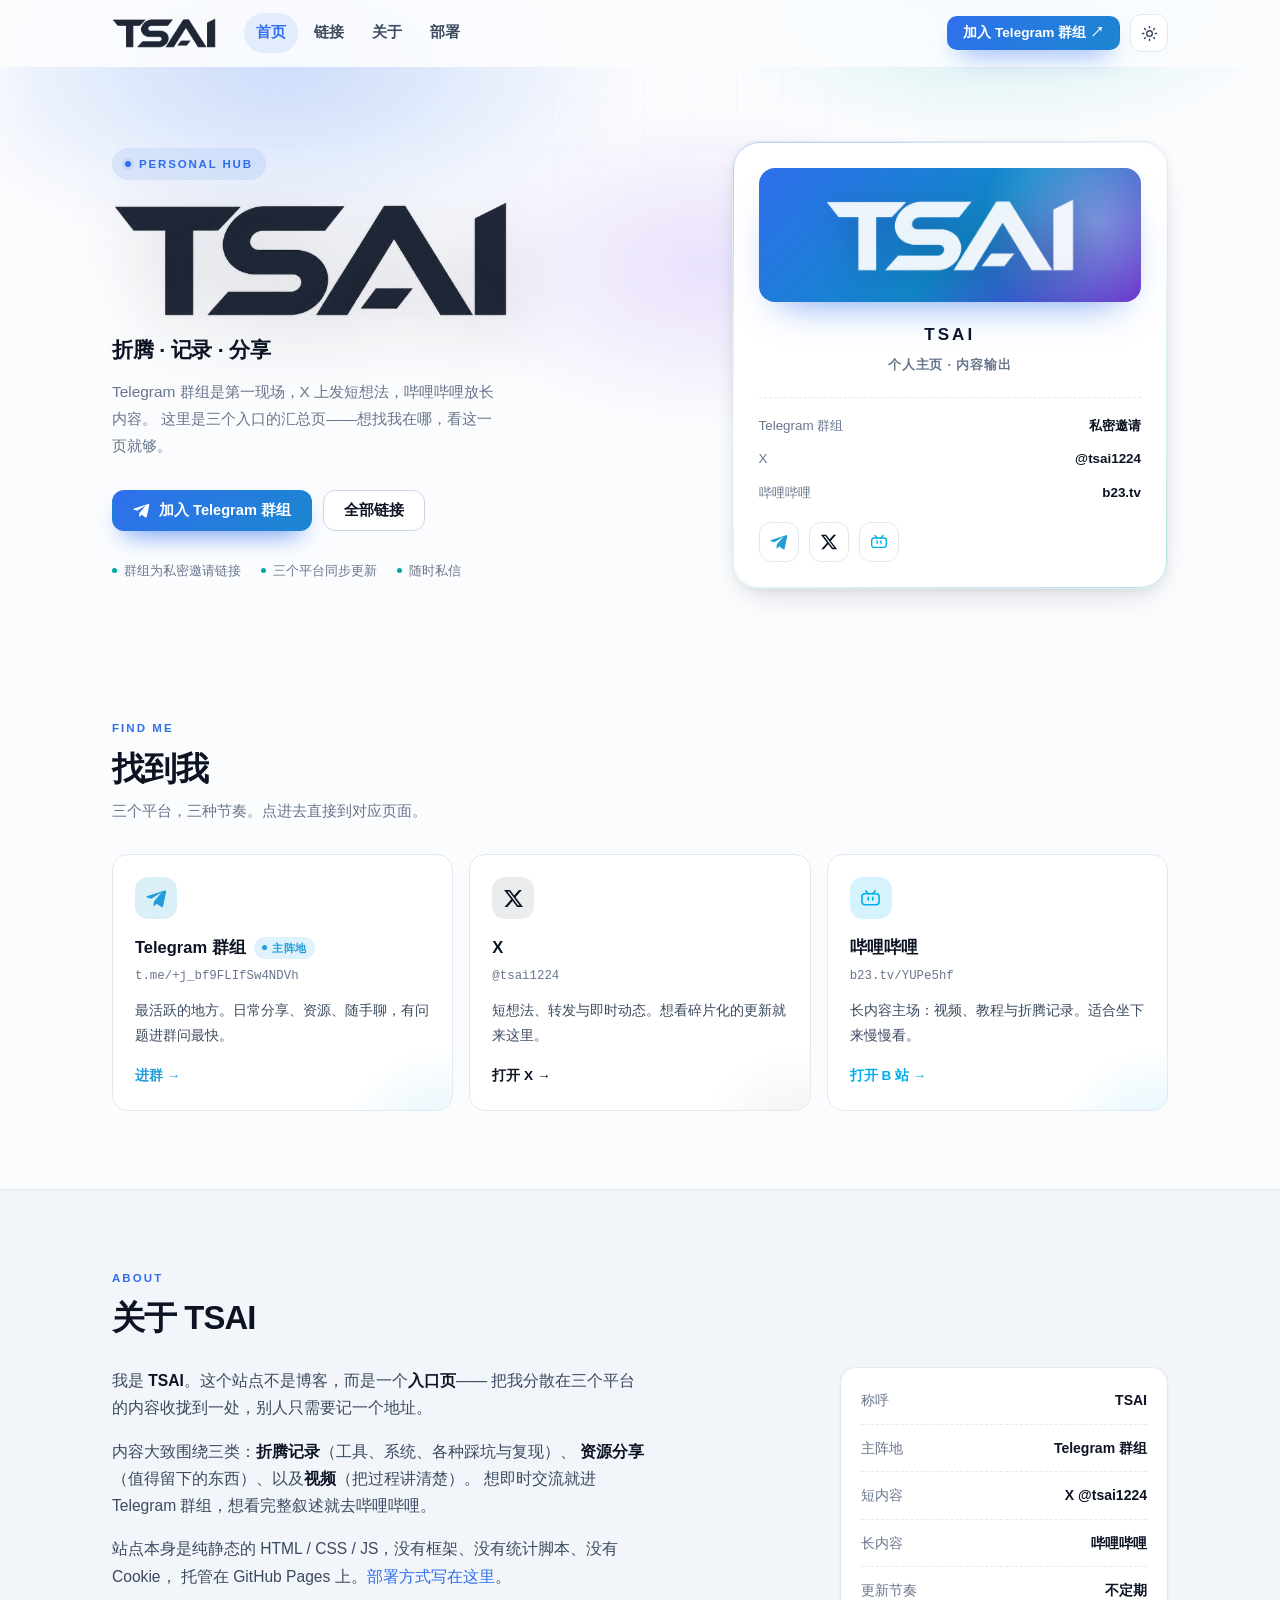
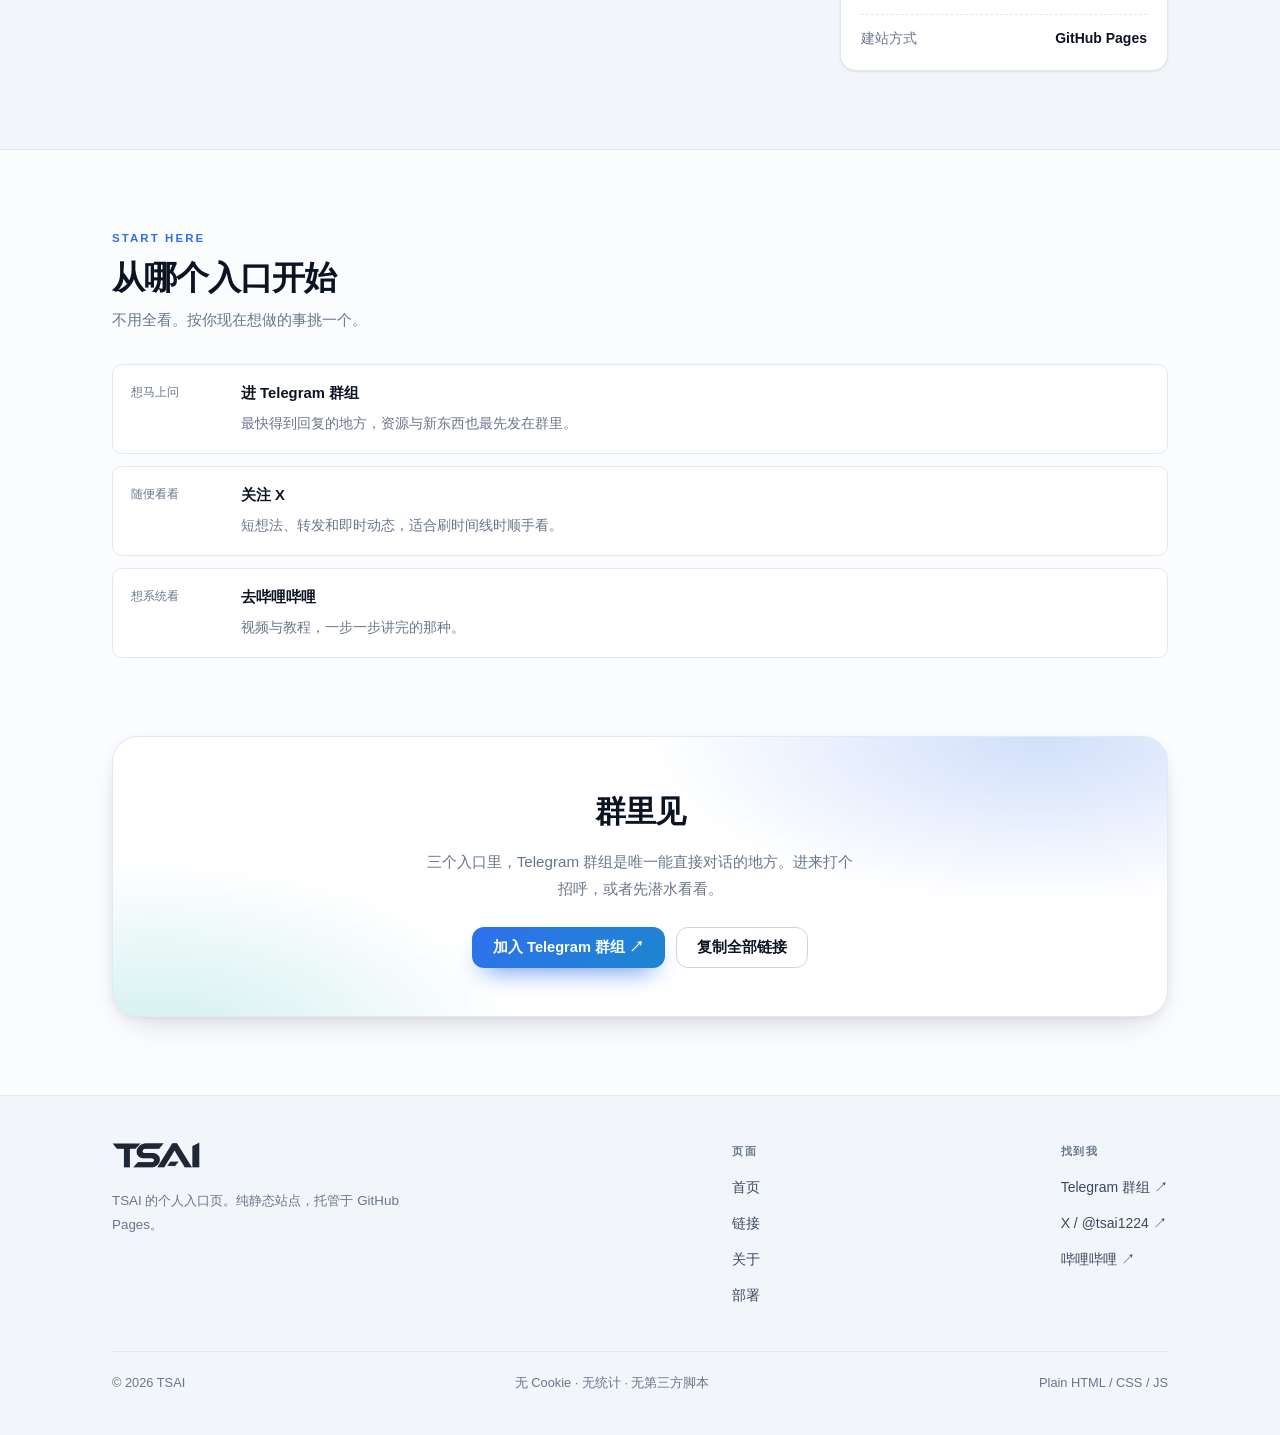
<file: index.html>
<!DOCTYPE html>
<html lang="zh-CN" data-theme="light">
<head>
<meta charset="utf-8">
<meta name="viewport" content="width=device-width, initial-scale=1">
<title>TSAI · 个人主页</title>
<meta name="description" content="TSAI 的个人主页：Telegram 群组、X、哔哩哔哩三个入口汇总。折腾、记录、分享。">
<meta name="author" content="TSAI">
<meta name="theme-color" content="#2f6fed">
<link rel="icon" href="assets/img/favicon.png" type="image/png">
<link rel="apple-touch-icon" href="assets/img/apple-touch-icon.png">
<link rel="stylesheet" href="assets/css/style.css">
  <link rel="canonical" href="https://mabaca123hsu.github.io/">
  <meta property="og:url" content="https://mabaca123hsu.github.io/">
  <meta property="og:type" content="website">
<meta property="og:title" content="TSAI · 个人主页">
<meta property="og:description" content="Telegram 群组、X、哔哩哔哩 —— 一个入口看全部。">
<meta property="og:image" content="https://mabaca123hsu.github.io/assets/img/og-cover.png">
<meta name="twitter:card" content="summary_large_image">
<script>
  (function () {
    document.documentElement.classList.add('js');
    try {
      var t = localStorage.getItem('tsai-theme');
      if (t !== 'light' && t !== 'dark') {
        t = window.matchMedia('(prefers-color-scheme: dark)').matches ? 'dark' : 'light';
      }
      document.documentElement.dataset.theme = t;
    } catch (e) {}
  })();
</script>
</head>
<body>

<a class="skip-link" href="#main">跳到正文</a>

<header class="topbar">
  <div class="wrap topbar-inner">
    <a class="brand" href="index.html" aria-label="TSAI 首页">
      <img class="logo-ink" src="assets/img/tsai-logo-ink.png" alt="TSAI" width="104" height="31">
      <img class="logo-paper" src="assets/img/tsai-logo-paper.png" alt="TSAI" width="104" height="31" aria-hidden="true">
    </a>
    <nav class="nav" id="siteNav" aria-label="主导航">
      <a href="index.html">首页</a>
      <a href="links.html">链接</a>
      <a href="about.html">关于</a>
      <a href="deploy.html">部署</a>
    </nav>
    <div class="topbar-right">
      <a class="btn btn-primary btn-sm" href="https://t.me/+j_bf9FLIfSw4NDVh" target="_blank" rel="noopener">加入 Telegram 群组 ↗</a>
      <button class="icon-btn nav-toggle" id="navToggle" aria-label="打开导航" aria-expanded="false" aria-controls="siteNav">
        <svg width="18" height="18" viewBox="0 0 24 24" fill="none" stroke="currentColor" stroke-width="2" stroke-linecap="round"><path d="M4 7h16M4 12h16M4 17h16"/></svg>
      </button>
      <button class="icon-btn" id="themeToggle" aria-label="切换深色 / 浅色主题">
        <svg class="sun" width="17" height="17" viewBox="0 0 24 24" fill="none" stroke="currentColor" stroke-width="2" stroke-linecap="round"><circle cx="12" cy="12" r="4"/><path d="M12 2v2M12 20v2M2 12h2M20 12h2M4.9 4.9l1.4 1.4M17.7 17.7l1.4 1.4M19.1 4.9l-1.4 1.4M6.3 17.7l-1.4 1.4"/></svg>
        <svg class="moon" width="17" height="17" viewBox="0 0 24 24" fill="none" stroke="currentColor" stroke-width="2" stroke-linecap="round"><path d="M21 12.8A8.5 8.5 0 1 1 11.2 3a6.6 6.6 0 0 0 9.8 9.8z"/></svg>
      </button>
    </div>
  </div>
</header>

<main id="main">

  <section class="hero">
    <div class="wrap hero-grid">
      <div class="hero-copy">
        <span class="eyebrow">Personal hub</span>
        <h1>
          <img class="hero-logo logo-ink" src="assets/img/tsai-logo-ink.png" alt="TSAI" width="420" height="125">
          <img class="hero-logo logo-paper" src="assets/img/tsai-logo-paper.png" alt="TSAI" width="420" height="125" aria-hidden="true">
          <span class="sr-only">TSAI</span>
        </h1>
        <p class="tagline">折腾 · 记录 · 分享</p>
        <p class="sub">
          Telegram 群组是第一现场，X 上发短想法，哔哩哔哩放长内容。
          这里是三个入口的汇总页——想找我在哪，看这一页就够。
        </p>
        <div class="hero-actions">
          <a class="btn btn-primary" href="https://t.me/+j_bf9FLIfSw4NDVh" target="_blank" rel="noopener">
            <svg width="17" height="17" viewBox="0 0 24 24" fill="currentColor" aria-hidden="true"><path d="M9.04 15.47l-.38 5.36c.54 0 .78-.24 1.06-.5l2.55-2.44 5.29 3.87c.97.54 1.66.26 1.92-.9l3.48-16.3c.31-1.45-.53-2.02-1.48-1.67L1.6 9.2C.18 9.77.2 10.58 1.36 10.94l4.6 1.44 10.7-6.74c.5-.33.96-.15.58.18z"/></svg>
            加入 Telegram 群组
          </a>
          <a class="btn btn-ghost" href="links.html">全部链接</a>
        </div>
        <div class="hero-note">
          <span>群组为私密邀请链接</span>
          <span>三个平台同步更新</span>
          <span>随时私信</span>
        </div>
      </div>

      <aside class="idcard reveal">
        <div class="plate">
          <img src="assets/img/tsai-logo-paper.png" alt="TSAI 标志" width="260" height="77">
        </div>
        <p class="name">TSAI</p>
        <p class="role">个人主页 · 内容输出</p>
        <ul class="idcard-list">
          <li><span>Telegram 群组</span><b>私密邀请</b></li>
          <li><span>X</span><b>@tsai1224</b></li>
          <li><span>哔哩哔哩</span><b>b23.tv</b></li>
        </ul>
        <div class="social-row" style="margin-top:18px">
          <a class="social tg icon-only" href="https://t.me/+j_bf9FLIfSw4NDVh" target="_blank" rel="noopener" aria-label="Telegram 群组" title="Telegram 群组">
            <span class="ico"><svg viewBox="0 0 24 24" fill="currentColor" aria-hidden="true"><path d="M9.04 15.47l-.38 5.36c.54 0 .78-.24 1.06-.5l2.55-2.44 5.29 3.87c.97.54 1.66.26 1.92-.9l3.48-16.3c.31-1.45-.53-2.02-1.48-1.67L1.6 9.2C.18 9.77.2 10.58 1.36 10.94l4.6 1.44 10.7-6.74c.5-.33.96-.15.58.18z"/></svg></span>
          </a>
          <a class="social x icon-only" href="https://x.com/tsai1224?s=11" target="_blank" rel="noopener" aria-label="X（Twitter）" title="X">
            <span class="ico"><svg viewBox="0 0 24 24" fill="currentColor" aria-hidden="true"><path d="M18.244 2.25h3.308l-7.227 8.26 8.502 11.24H16.17l-5.214-6.817L4.99 21.75H1.68l7.73-8.835L1.254 2.25H8.08l4.713 6.231zm-1.161 17.52h1.833L7.084 4.126H5.117z"/></svg></span>
          </a>
          <a class="social bili icon-only" href="https://b23.tv/YUPe5hf" target="_blank" rel="noopener" aria-label="哔哩哔哩" title="哔哩哔哩">
            <span class="ico"><svg viewBox="0 0 24 24" fill="none" stroke="currentColor" stroke-width="1.8" stroke-linecap="round" stroke-linejoin="round" aria-hidden="true"><rect x="2.2" y="6.6" width="19.6" height="12.6" rx="3.4"/><path d="M6.6 3.2 9.4 6.6M17.4 3.2 14.6 6.6"/><path d="M9.4 10.6v3M14.6 10.6v3"/></svg></span>
          </a>
        </div>
      </aside>
    </div>
  </section>

  <section class="section" id="find">
    <div class="wrap">
      <div class="sec-head reveal">
        <span class="kicker">Find me</span>
        <h2>找到我</h2>
        <p>三个平台，三种节奏。点进去直接到对应页面。</p>
      </div>

      <div class="platforms">
        <a class="pcard tg reveal" href="https://t.me/+j_bf9FLIfSw4NDVh" target="_blank" rel="noopener">
          <span class="pico">
            <svg viewBox="0 0 24 24" fill="currentColor" aria-hidden="true"><path d="M9.04 15.47l-.38 5.36c.54 0 .78-.24 1.06-.5l2.55-2.44 5.29 3.87c.97.54 1.66.26 1.92-.9l3.48-16.3c.31-1.45-.53-2.02-1.48-1.67L1.6 9.2C.18 9.77.2 10.58 1.36 10.94l4.6 1.44 10.7-6.74c.5-.33.96-.15.58.18z"/></svg>
          </span>
          <h3>Telegram 群组 <span class="badge-live">主阵地</span></h3>
          <p class="handle">t.me/+j_bf9FLIfSw4NDVh</p>
          <p>最活跃的地方。日常分享、资源、随手聊，有问题进群问最快。</p>
          <span class="go">进群 →</span>
        </a>

        <a class="pcard xv reveal" href="https://x.com/tsai1224?s=11" target="_blank" rel="noopener">
          <span class="pico">
            <svg viewBox="0 0 24 24" fill="currentColor" aria-hidden="true"><path d="M18.244 2.25h3.308l-7.227 8.26 8.502 11.24H16.17l-5.214-6.817L4.99 21.75H1.68l7.73-8.835L1.254 2.25H8.08l4.713 6.231zm-1.161 17.52h1.833L7.084 4.126H5.117z"/></svg>
          </span>
          <h3>X</h3>
          <p class="handle">@tsai1224</p>
          <p>短想法、转发与即时动态。想看碎片化的更新就来这里。</p>
          <span class="go">打开 X →</span>
        </a>

        <a class="pcard bili reveal" href="https://b23.tv/YUPe5hf" target="_blank" rel="noopener">
          <span class="pico">
            <svg viewBox="0 0 24 24" fill="none" stroke="currentColor" stroke-width="1.8" stroke-linecap="round" stroke-linejoin="round" aria-hidden="true"><rect x="2.2" y="6.6" width="19.6" height="12.6" rx="3.4"/><path d="M6.6 3.2 9.4 6.6M17.4 3.2 14.6 6.6"/><path d="M9.4 10.6v3M14.6 10.6v3"/></svg>
          </span>
          <h3>哔哩哔哩</h3>
          <p class="handle">b23.tv/YUPe5hf</p>
          <p>长内容主场：视频、教程与折腾记录。适合坐下来慢慢看。</p>
          <span class="go">打开 B 站 →</span>
        </a>
      </div>
    </div>
  </section>

  <section class="section alt" id="about">
    <div class="wrap">
      <div class="sec-head reveal">
        <span class="kicker">About</span>
        <h2>关于 TSAI</h2>
      </div>
      <div class="about-grid">
        <div class="prose reveal">
          <p>
            我是 <strong>TSAI</strong>。这个站点不是博客，而是一个<strong>入口页</strong>——
            把我分散在三个平台的内容收拢到一处，别人只需要记一个地址。
          </p>
          <p>
            内容大致围绕三类：<strong>折腾记录</strong>（工具、系统、各种踩坑与复现）、
            <strong>资源分享</strong>（值得留下的东西）、以及<strong>视频</strong>（把过程讲清楚）。
            想即时交流就进 Telegram 群组，想看完整叙述就去哔哩哔哩。
          </p>
          <p>
            站点本身是纯静态的 HTML / CSS / JS，没有框架、没有统计脚本、没有 Cookie，
            托管在 GitHub Pages 上。<a href="deploy.html">部署方式写在这里</a>。
          </p>
        </div>
        <ul class="facts reveal">
          <li><span>称呼</span><b>TSAI</b></li>
          <li><span>主阵地</span><b>Telegram 群组</b></li>
          <li><span>短内容</span><b>X @tsai1224</b></li>
          <li><span>长内容</span><b>哔哩哔哩</b></li>
          <li><span>更新节奏</span><b>不定期</b></li>
          <li><span>建站方式</span><b>GitHub Pages</b></li>
        </ul>
      </div>
    </div>
  </section>

  <section class="section" id="how">
    <div class="wrap">
      <div class="sec-head reveal">
        <span class="kicker">Start here</span>
        <h2>从哪个入口开始</h2>
        <p>不用全看。按你现在想做的事挑一个。</p>
      </div>
      <div class="notes">
        <div class="note-row reveal">
          <time>想马上问</time>
          <div>
            <b>进 Telegram 群组</b>
            <span>最快得到回复的地方，资源与新东西也最先发在群里。</span>
          </div>
        </div>
        <div class="note-row reveal">
          <time>随便看看</time>
          <div>
            <b>关注 X</b>
            <span>短想法、转发和即时动态，适合刷时间线时顺手看。</span>
          </div>
        </div>
        <div class="note-row reveal">
          <time>想系统看</time>
          <div>
            <b>去哔哩哔哩</b>
            <span>视频与教程，一步一步讲完的那种。</span>
          </div>
        </div>
      </div>
    </div>
  </section>

  <section class="section tight">
    <div class="wrap">
      <div class="cta reveal">
        <h2>群里见</h2>
        <p>三个入口里，Telegram 群组是唯一能直接对话的地方。进来打个招呼，或者先潜水看看。</p>
        <div class="hero-actions">
          <a class="btn btn-primary" href="https://t.me/+j_bf9FLIfSw4NDVh" target="_blank" rel="noopener">加入 Telegram 群组 ↗</a>
          <a class="btn btn-ghost" href="links.html">复制全部链接</a>
        </div>
      </div>
    </div>
  </section>

</main>

<footer class="footer">
  <div class="wrap">
    <div class="footer-grid">
      <div class="footer-brand">
        <a class="brand" href="index.html" aria-label="TSAI 首页">
          <img class="logo-ink" src="assets/img/tsai-logo-ink.png" alt="TSAI" width="92" height="27">
          <img class="logo-paper" src="assets/img/tsai-logo-paper.png" alt="TSAI" width="92" height="27" aria-hidden="true">
        </a>
        <p>TSAI 的个人入口页。纯静态站点，托管于 GitHub Pages。</p>
      </div>
      <div>
        <h4>页面</h4>
        <ul>
          <li><a href="index.html">首页</a></li>
          <li><a href="links.html">链接</a></li>
          <li><a href="about.html">关于</a></li>
          <li><a href="deploy.html">部署</a></li>
        </ul>
      </div>
      <div>
        <h4>找到我</h4>
        <ul>
          <li><a href="https://t.me/+j_bf9FLIfSw4NDVh" target="_blank" rel="noopener">Telegram 群组 ↗</a></li>
          <li><a href="https://x.com/tsai1224?s=11" target="_blank" rel="noopener">X / @tsai1224 ↗</a></li>
          <li><a href="https://b23.tv/YUPe5hf" target="_blank" rel="noopener">哔哩哔哩 ↗</a></li>
        </ul>
      </div>
    </div>
    <div class="footer-bottom">
      <span>© <span data-year>2026</span> TSAI</span>
      <span>无 Cookie · 无统计 · 无第三方脚本</span>
      <span>Plain HTML / CSS / JS</span>
    </div>
  </div>
</footer>

<script src="assets/js/main.js" defer></script>
</body>
</html>
</file>
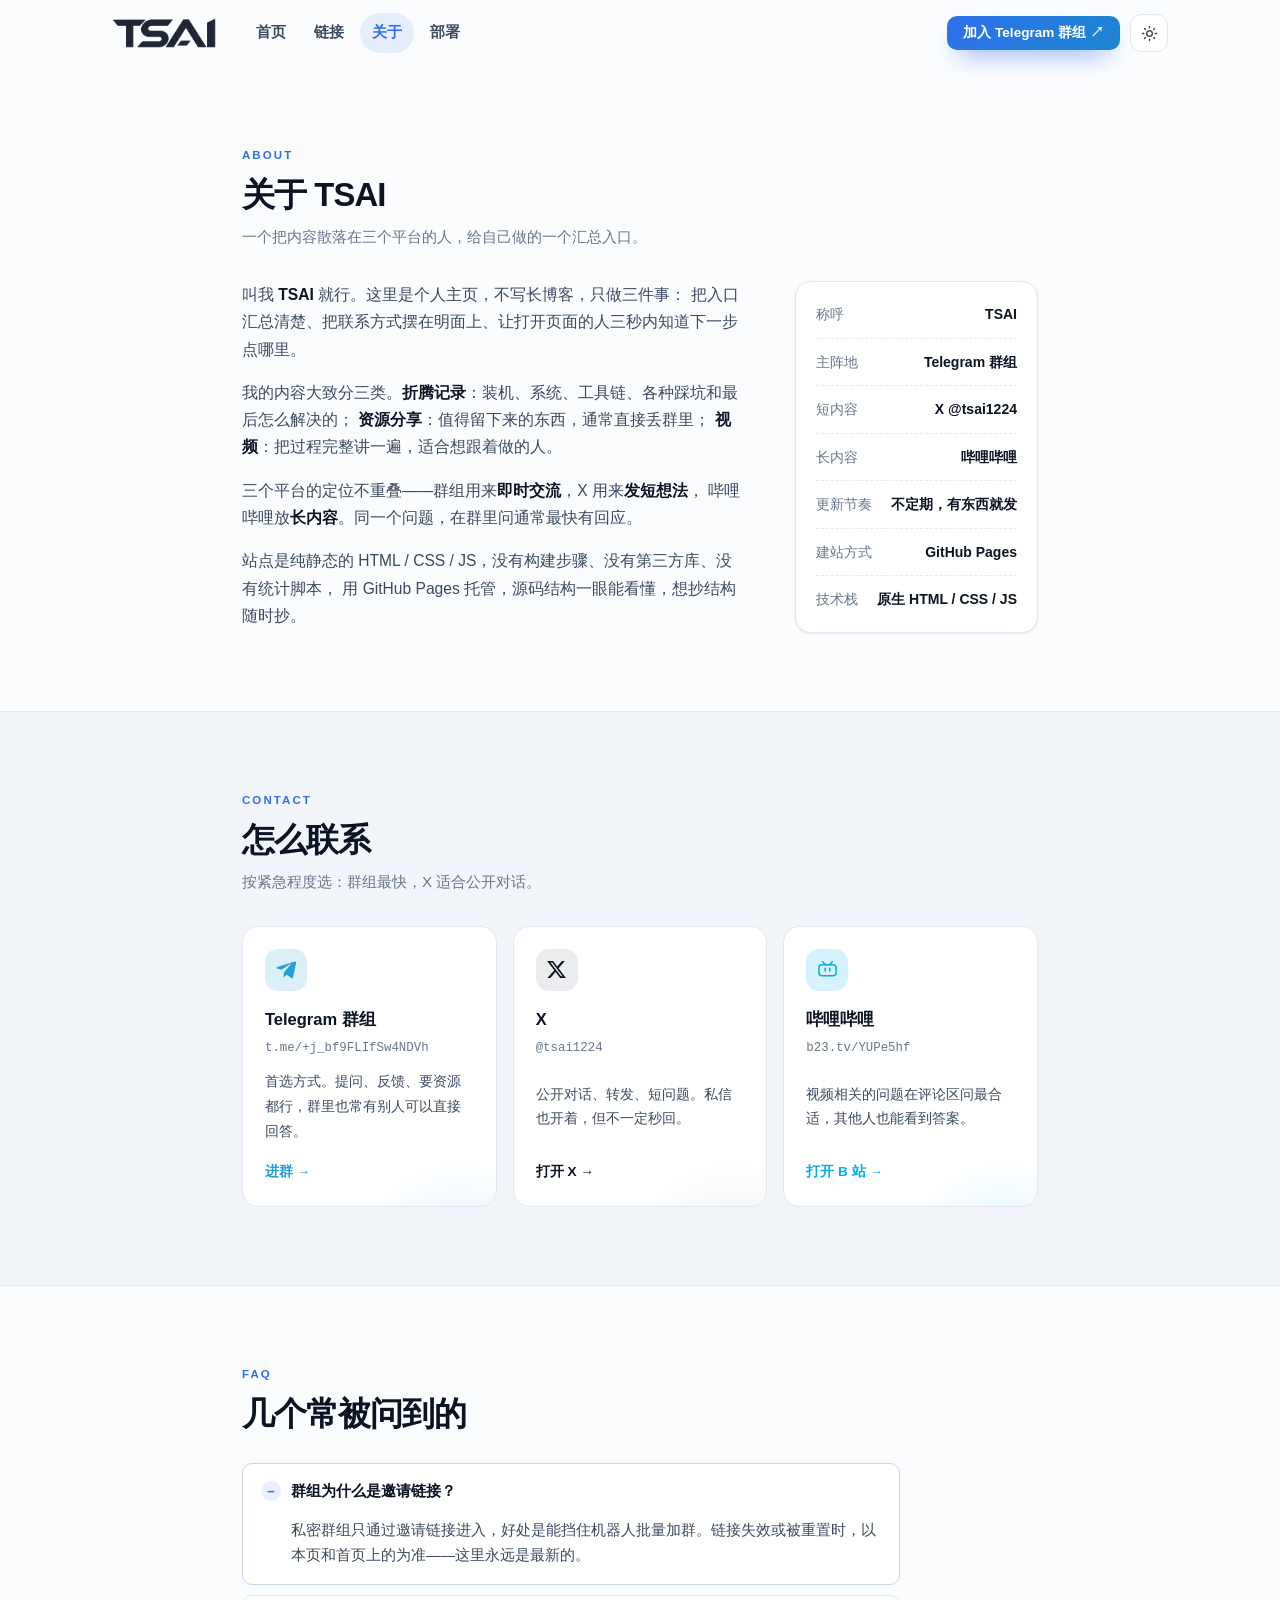
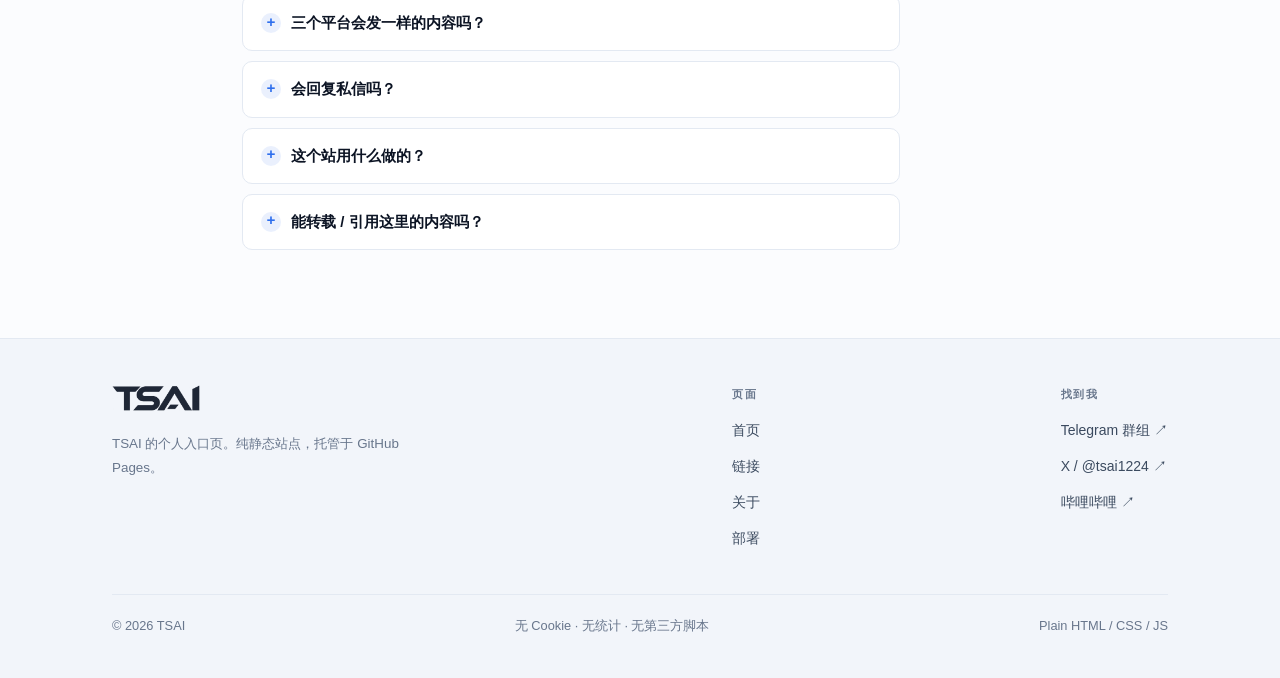
<file: about.html>
<!DOCTYPE html>
<html lang="zh-CN" data-theme="light">
<head>
<meta charset="utf-8">
<meta name="viewport" content="width=device-width, initial-scale=1">
<title>关于 · TSAI</title>
<meta name="description" content="关于 TSAI：内容方向、三个平台的分工、更新节奏与联系方式。">
<meta name="author" content="TSAI">
<meta name="theme-color" content="#2f6fed">
<link rel="icon" href="assets/img/favicon.png" type="image/png">
<link rel="apple-touch-icon" href="assets/img/apple-touch-icon.png">
<link rel="stylesheet" href="assets/css/style.css">
  <link rel="canonical" href="https://mabaca123hsu.github.io/about.html">
  <meta property="og:url" content="https://mabaca123hsu.github.io/about.html">
  <meta property="og:type" content="website">
<meta property="og:title" content="关于 · TSAI">
<meta property="og:description" content="内容方向、平台分工、更新节奏与联系方式。">
<meta property="og:image" content="https://mabaca123hsu.github.io/assets/img/og-cover.png">
<script>
  (function () {
    document.documentElement.classList.add('js');
    try {
      var t = localStorage.getItem('tsai-theme');
      if (t !== 'light' && t !== 'dark') {
        t = window.matchMedia('(prefers-color-scheme: dark)').matches ? 'dark' : 'light';
      }
      document.documentElement.dataset.theme = t;
    } catch (e) {}
  })();
</script>
</head>
<body>

<a class="skip-link" href="#main">跳到正文</a>

<header class="topbar">
  <div class="wrap topbar-inner">
    <a class="brand" href="index.html" aria-label="TSAI 首页">
      <img class="logo-ink" src="assets/img/tsai-logo-ink.png" alt="TSAI" width="104" height="31">
      <img class="logo-paper" src="assets/img/tsai-logo-paper.png" alt="TSAI" width="104" height="31" aria-hidden="true">
    </a>
    <nav class="nav" id="siteNav" aria-label="主导航">
      <a href="index.html">首页</a>
      <a href="links.html">链接</a>
      <a href="about.html">关于</a>
      <a href="deploy.html">部署</a>
    </nav>
    <div class="topbar-right">
      <a class="btn btn-primary btn-sm" href="https://t.me/+j_bf9FLIfSw4NDVh" target="_blank" rel="noopener">加入 Telegram 群组 ↗</a>
      <button class="icon-btn nav-toggle" id="navToggle" aria-label="打开导航" aria-expanded="false" aria-controls="siteNav">
        <svg width="18" height="18" viewBox="0 0 24 24" fill="none" stroke="currentColor" stroke-width="2" stroke-linecap="round"><path d="M4 7h16M4 12h16M4 17h16"/></svg>
      </button>
      <button class="icon-btn" id="themeToggle" aria-label="切换深色 / 浅色主题">
        <svg class="sun" width="17" height="17" viewBox="0 0 24 24" fill="none" stroke="currentColor" stroke-width="2" stroke-linecap="round"><circle cx="12" cy="12" r="4"/><path d="M12 2v2M12 20v2M2 12h2M20 12h2M4.9 4.9l1.4 1.4M17.7 17.7l1.4 1.4M19.1 4.9l-1.4 1.4M6.3 17.7l-1.4 1.4"/></svg>
        <svg class="moon" width="17" height="17" viewBox="0 0 24 24" fill="none" stroke="currentColor" stroke-width="2" stroke-linecap="round"><path d="M21 12.8A8.5 8.5 0 1 1 11.2 3a6.6 6.6 0 0 0 9.8 9.8z"/></svg>
      </button>
    </div>
  </div>
</header>

<main id="main">

  <section class="section">
    <div class="wrap narrow">
      <div class="sec-head" style="max-width:72ch">
        <span class="kicker">About</span>
        <h2>关于 TSAI</h2>
        <p>一个把内容散落在三个平台的人，给自己做的一个汇总入口。</p>
      </div>

      <div class="about-grid" style="align-items:start">
        <div class="prose">
          <p>
            叫我 <strong>TSAI</strong> 就行。这里是个人主页，不写长博客，只做三件事：
            把入口汇总清楚、把联系方式摆在明面上、让打开页面的人三秒内知道下一步点哪里。
          </p>
          <p>
            我的内容大致分三类。<strong>折腾记录</strong>：装机、系统、工具链、各种踩坑和最后怎么解决的；
            <strong>资源分享</strong>：值得留下来的东西，通常直接丢群里；
            <strong>视频</strong>：把过程完整讲一遍，适合想跟着做的人。
          </p>
          <p>
            三个平台的定位不重叠——群组用来<strong>即时交流</strong>，X 用来<strong>发短想法</strong>，
            哔哩哔哩放<strong>长内容</strong>。同一个问题，在群里问通常最快有回应。
          </p>
          <p>
            站点是纯静态的 HTML / CSS / JS，没有构建步骤、没有第三方库、没有统计脚本，
            用 GitHub Pages 托管，源码结构一眼能看懂，想抄结构随时抄。
          </p>
        </div>

        <ul class="facts">
          <li><span>称呼</span><b>TSAI</b></li>
          <li><span>主阵地</span><b>Telegram 群组</b></li>
          <li><span>短内容</span><b>X @tsai1224</b></li>
          <li><span>长内容</span><b>哔哩哔哩</b></li>
          <li><span>更新节奏</span><b>不定期，有东西就发</b></li>
          <li><span>建站方式</span><b>GitHub Pages</b></li>
          <li><span>技术栈</span><b>原生 HTML / CSS / JS</b></li>
        </ul>
      </div>
    </div>
  </section>

  <section class="section alt">
    <div class="wrap narrow">
      <div class="sec-head reveal">
        <span class="kicker">Contact</span>
        <h2>怎么联系</h2>
        <p>按紧急程度选：群组最快，X 适合公开对话。</p>
      </div>

      <div class="platforms">
        <a class="pcard tg reveal" href="https://t.me/+j_bf9FLIfSw4NDVh" target="_blank" rel="noopener">
          <span class="pico">
            <svg viewBox="0 0 24 24" fill="currentColor" aria-hidden="true"><path d="M9.04 15.47l-.38 5.36c.54 0 .78-.24 1.06-.5l2.55-2.44 5.29 3.87c.97.54 1.66.26 1.92-.9l3.48-16.3c.31-1.45-.53-2.02-1.48-1.67L1.6 9.2C.18 9.77.2 10.58 1.36 10.94l4.6 1.44 10.7-6.74c.5-.33.96-.15.58.18z"/></svg>
          </span>
          <h3>Telegram 群组</h3>
          <p class="handle">t.me/+j_bf9FLIfSw4NDVh</p>
          <p>首选方式。提问、反馈、要资源都行，群里也常有别人可以直接回答。</p>
          <span class="go">进群 →</span>
        </a>
        <a class="pcard xv reveal" href="https://x.com/tsai1224?s=11" target="_blank" rel="noopener">
          <span class="pico">
            <svg viewBox="0 0 24 24" fill="currentColor" aria-hidden="true"><path d="M18.244 2.25h3.308l-7.227 8.26 8.502 11.24H16.17l-5.214-6.817L4.99 21.75H1.68l7.73-8.835L1.254 2.25H8.08l4.713 6.231zm-1.161 17.52h1.833L7.084 4.126H5.117z"/></svg>
          </span>
          <h3>X</h3>
          <p class="handle">@tsai1224</p>
          <p>公开对话、转发、短问题。私信也开着，但不一定秒回。</p>
          <span class="go">打开 X →</span>
        </a>
        <a class="pcard bili reveal" href="https://b23.tv/YUPe5hf" target="_blank" rel="noopener">
          <span class="pico">
            <svg viewBox="0 0 24 24" fill="none" stroke="currentColor" stroke-width="1.8" stroke-linecap="round" stroke-linejoin="round" aria-hidden="true"><rect x="2.2" y="6.6" width="19.6" height="12.6" rx="3.4"/><path d="M6.6 3.2 9.4 6.6M17.4 3.2 14.6 6.6"/><path d="M9.4 10.6v3M14.6 10.6v3"/></svg>
          </span>
          <h3>哔哩哔哩</h3>
          <p class="handle">b23.tv/YUPe5hf</p>
          <p>视频相关的问题在评论区问最合适，其他人也能看到答案。</p>
          <span class="go">打开 B 站 →</span>
        </a>
      </div>
    </div>
  </section>

  <section class="section">
    <div class="wrap narrow">
      <div class="sec-head reveal">
        <span class="kicker">FAQ</span>
        <h2>几个常被问到的</h2>
      </div>

      <div style="max-width:74ch">
        <details class="faq" open>
          <summary>群组为什么是邀请链接？</summary>
          <div class="faq-body">
            <p>私密群组只通过邀请链接进入，好处是能挡住机器人批量加群。链接失效或被重置时，以本页和首页上的为准——这里永远是最新的。</p>
          </div>
        </details>

        <details class="faq">
          <summary>三个平台会发一样的内容吗？</summary>
          <div class="faq-body">
            <p>不会。群组是即时交流，X 是碎片想法，哔哩哔哩是整理过的长内容。同一个话题可能三处都出现，但形态不同：群里先聊，X 上补一句，最后整理成视频。</p>
          </div>
        </details>

        <details class="faq">
          <summary>会回复私信吗？</summary>
          <div class="faq-body">
            <p>会看。技术问题建议直接发群里，回复更快，也能留下记录给别人参考。涉及具体文件、链接的求助，群里更方便贴出来。</p>
          </div>
        </details>

        <details class="faq">
          <summary>这个站用什么做的？</summary>
          <div class="faq-body">
            <p>手写 HTML / CSS / JS，没有框架也没有构建步骤，托管在 GitHub Pages。发布源的配置过程写在 <a href="deploy.html">部署页</a>，包括分支发布和 Actions 发布两种方式。</p>
          </div>
        </details>

        <details class="faq">
          <summary>能转载 / 引用这里的内容吗？</summary>
          <div class="faq-body">
            <p>个人使用随意，注明来源即可。批量搬运、去掉出处二次发布，先来群里说一声。</p>
          </div>
        </details>
      </div>
    </div>
  </section>

</main>

<footer class="footer">
  <div class="wrap">
    <div class="footer-grid">
      <div class="footer-brand">
        <a class="brand" href="index.html" aria-label="TSAI 首页">
          <img class="logo-ink" src="assets/img/tsai-logo-ink.png" alt="TSAI" width="92" height="27">
          <img class="logo-paper" src="assets/img/tsai-logo-paper.png" alt="TSAI" width="92" height="27" aria-hidden="true">
        </a>
        <p>TSAI 的个人入口页。纯静态站点，托管于 GitHub Pages。</p>
      </div>
      <div>
        <h4>页面</h4>
        <ul>
          <li><a href="index.html">首页</a></li>
          <li><a href="links.html">链接</a></li>
          <li><a href="about.html">关于</a></li>
          <li><a href="deploy.html">部署</a></li>
        </ul>
      </div>
      <div>
        <h4>找到我</h4>
        <ul>
          <li><a href="https://t.me/+j_bf9FLIfSw4NDVh" target="_blank" rel="noopener">Telegram 群组 ↗</a></li>
          <li><a href="https://x.com/tsai1224?s=11" target="_blank" rel="noopener">X / @tsai1224 ↗</a></li>
          <li><a href="https://b23.tv/YUPe5hf" target="_blank" rel="noopener">哔哩哔哩 ↗</a></li>
        </ul>
      </div>
    </div>
    <div class="footer-bottom">
      <span>© <span data-year>2026</span> TSAI</span>
      <span>无 Cookie · 无统计 · 无第三方脚本</span>
      <span>Plain HTML / CSS / JS</span>
    </div>
  </div>
</footer>

<script src="assets/js/main.js" defer></script>
</body>
</html>
</file>
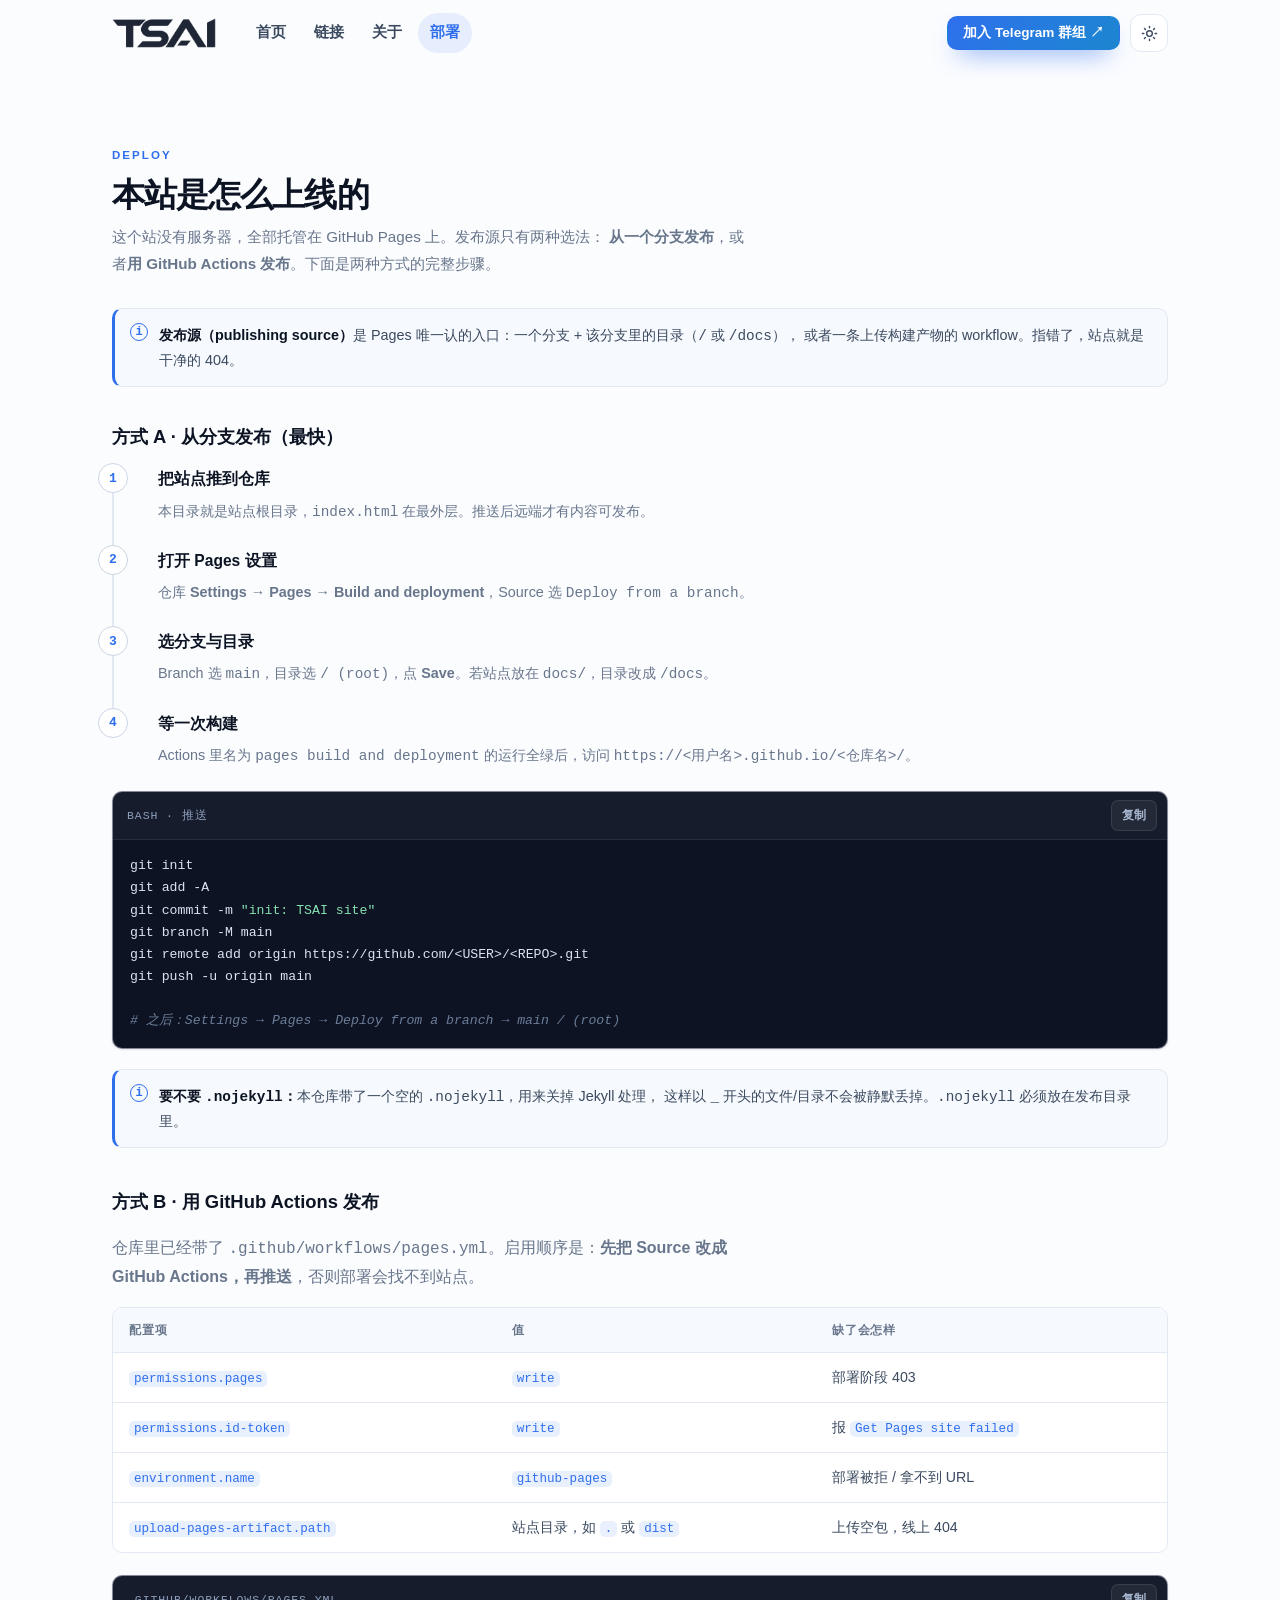
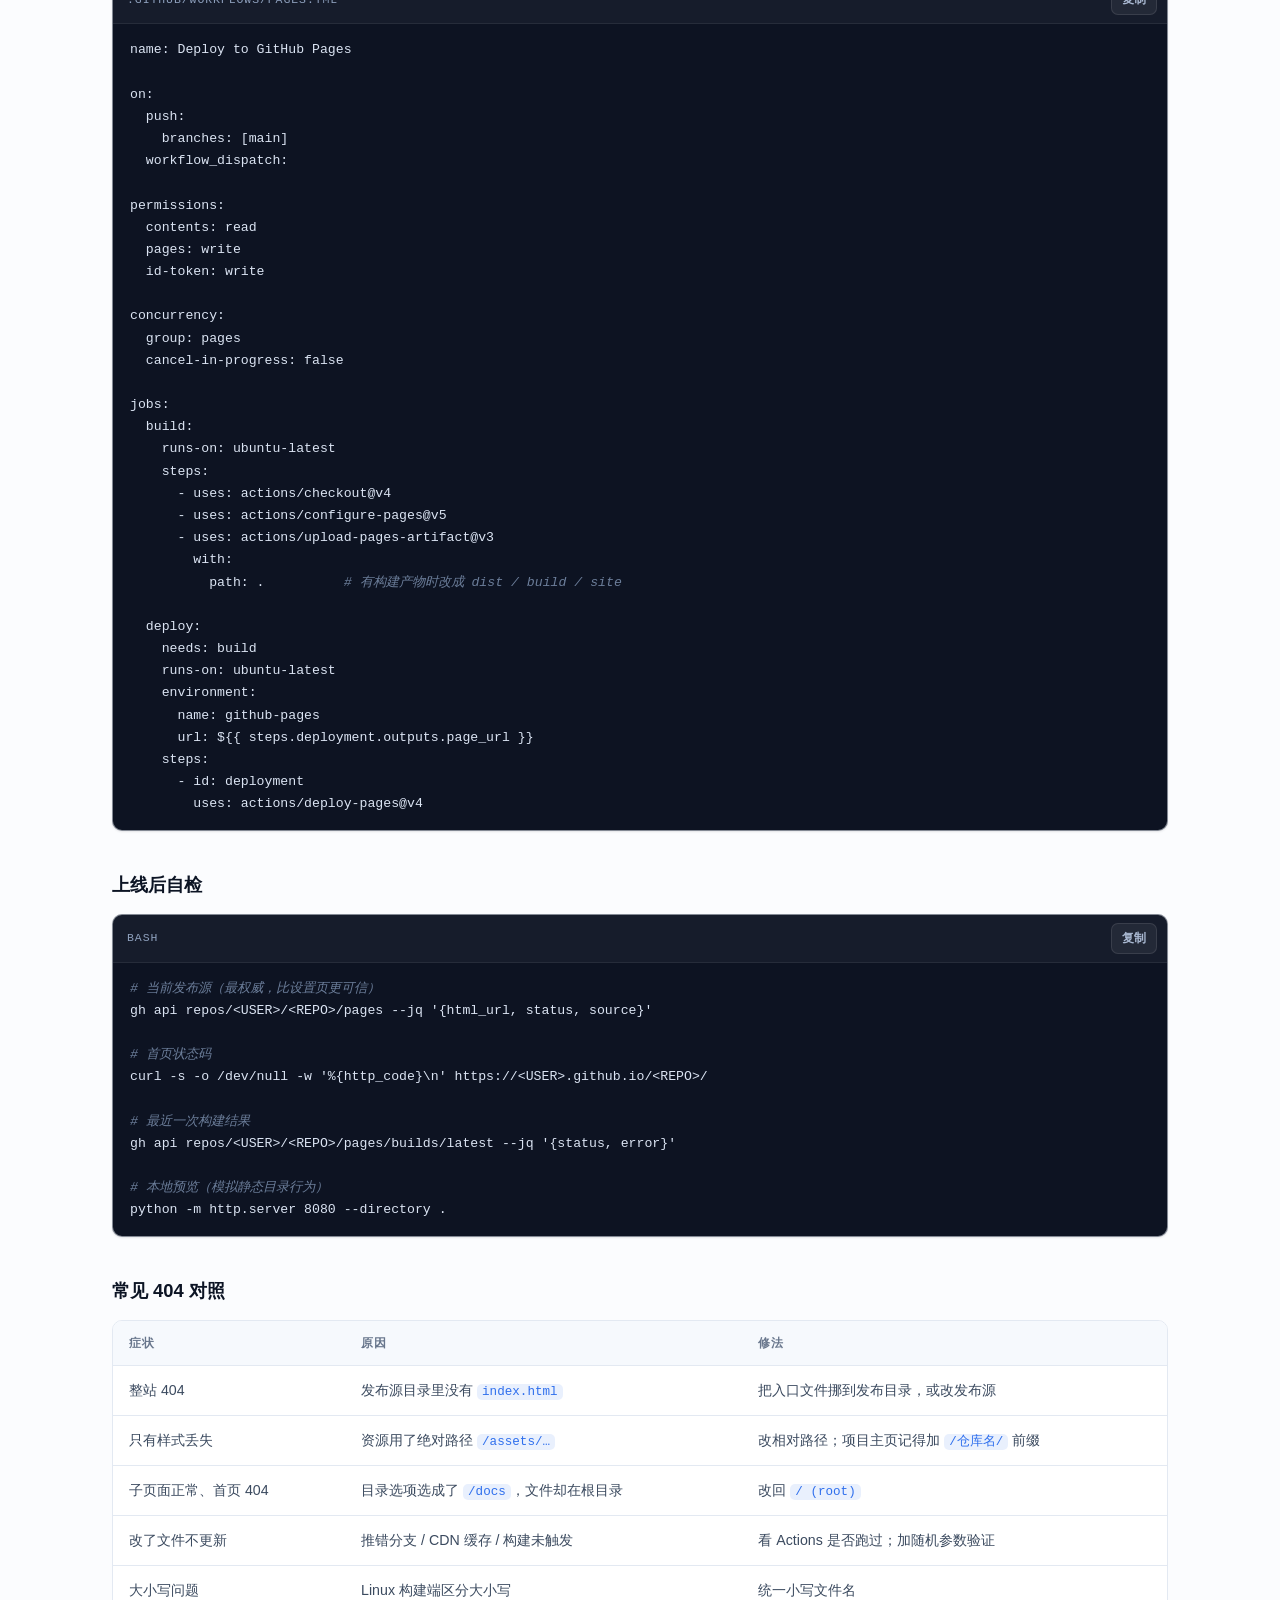
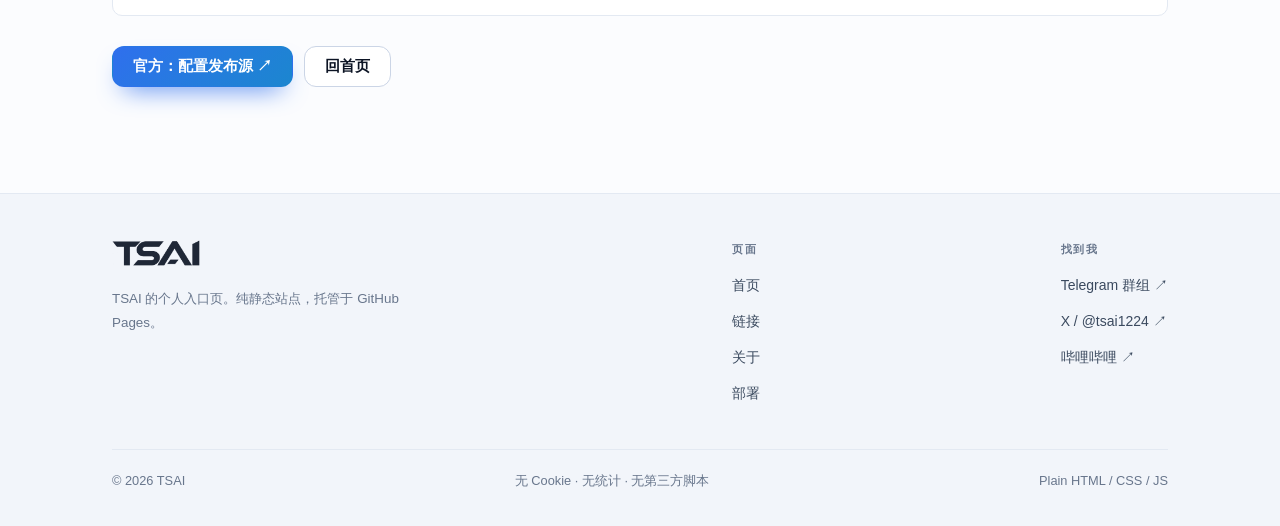
<file: deploy.html>
<!DOCTYPE html>
<html lang="zh-CN" data-theme="light">
<head>
<meta charset="utf-8">
<meta name="viewport" content="width=device-width, initial-scale=1">
<title>本站部署 · GitHub Pages 发布源 · TSAI</title>
<meta name="description" content="TSAI 个人站的部署笔记：GitHub Pages 发布源配置（分支发布 / GitHub Actions）、权限、校验命令与 404 排查。">
<meta name="author" content="TSAI">
<meta name="theme-color" content="#2f6fed">
<link rel="icon" href="assets/img/favicon.png" type="image/png">
<link rel="apple-touch-icon" href="assets/img/apple-touch-icon.png">
<link rel="stylesheet" href="assets/css/style.css">
  <link rel="canonical" href="https://mabaca123hsu.github.io/deploy.html">
  <meta property="og:url" content="https://mabaca123hsu.github.io/deploy.html">
  <meta property="og:type" content="article">
<meta property="og:title" content="本站部署 · GitHub Pages 发布源">
<meta property="og:description" content="分支发布还是 Actions 发布？根目录还是 /docs？一页说清。">
<meta property="og:image" content="https://mabaca123hsu.github.io/assets/img/og-cover.png">
<script>
  (function () {
    document.documentElement.classList.add('js');
    try {
      var t = localStorage.getItem('tsai-theme');
      if (t !== 'light' && t !== 'dark') {
        t = window.matchMedia('(prefers-color-scheme: dark)').matches ? 'dark' : 'light';
      }
      document.documentElement.dataset.theme = t;
    } catch (e) {}
  })();
</script>
</head>
<body>

<a class="skip-link" href="#main">跳到正文</a>

<header class="topbar">
  <div class="wrap topbar-inner">
    <a class="brand" href="index.html" aria-label="TSAI 首页">
      <img class="logo-ink" src="assets/img/tsai-logo-ink.png" alt="TSAI" width="104" height="31">
      <img class="logo-paper" src="assets/img/tsai-logo-paper.png" alt="TSAI" width="104" height="31" aria-hidden="true">
    </a>
    <nav class="nav" id="siteNav" aria-label="主导航">
      <a href="index.html">首页</a>
      <a href="links.html">链接</a>
      <a href="about.html">关于</a>
      <a href="deploy.html">部署</a>
    </nav>
    <div class="topbar-right">
      <a class="btn btn-primary btn-sm" href="https://t.me/+j_bf9FLIfSw4NDVh" target="_blank" rel="noopener">加入 Telegram 群组 ↗</a>
      <button class="icon-btn nav-toggle" id="navToggle" aria-label="打开导航" aria-expanded="false" aria-controls="siteNav">
        <svg width="18" height="18" viewBox="0 0 24 24" fill="none" stroke="currentColor" stroke-width="2" stroke-linecap="round"><path d="M4 7h16M4 12h16M4 17h16"/></svg>
      </button>
      <button class="icon-btn" id="themeToggle" aria-label="切换深色 / 浅色主题">
        <svg class="sun" width="17" height="17" viewBox="0 0 24 24" fill="none" stroke="currentColor" stroke-width="2" stroke-linecap="round"><circle cx="12" cy="12" r="4"/><path d="M12 2v2M12 20v2M2 12h2M20 12h2M4.9 4.9l1.4 1.4M17.7 17.7l1.4 1.4M19.1 4.9l-1.4 1.4M6.3 17.7l-1.4 1.4"/></svg>
        <svg class="moon" width="17" height="17" viewBox="0 0 24 24" fill="none" stroke="currentColor" stroke-width="2" stroke-linecap="round"><path d="M21 12.8A8.5 8.5 0 1 1 11.2 3a6.6 6.6 0 0 0 9.8 9.8z"/></svg>
      </button>
    </div>
  </div>
</header>

<main id="main">

  <section class="section">
    <div class="wrap">
      <div class="sec-head" style="max-width:72ch">
        <span class="kicker">Deploy</span>
        <h2>本站是怎么上线的</h2>
        <p>
          这个站没有服务器，全部托管在 GitHub Pages 上。发布源只有两种选法：
          <strong>从一个分支发布</strong>，或者<strong>用 GitHub Actions 发布</strong>。下面是两种方式的完整步骤。
        </p>
      </div>

      <div class="note">
        <p><strong>发布源（publishing source）</strong>是 Pages 唯一认的入口：一个分支 + 该分支里的目录（<code>/</code> 或 <code>/docs</code>），
        或者一条上传构建产物的 workflow。指错了，站点就是干净的 404。</p>
      </div>

      <h3 id="branch" style="font-size:1.15rem;margin:34px 0 12px">方式 A · 从分支发布（最快）</h3>
      <ol class="steps">
        <li>
          <h3>把站点推到仓库</h3>
          <p>本目录就是站点根目录，<code>index.html</code> 在最外层。推送后远端才有内容可发布。</p>
        </li>
        <li>
          <h3>打开 Pages 设置</h3>
          <p>仓库 <strong>Settings → Pages → Build and deployment</strong>，Source 选 <code>Deploy from a branch</code>。</p>
        </li>
        <li>
          <h3>选分支与目录</h3>
          <p>Branch 选 <code>main</code>，目录选 <code>/ (root)</code>，点 <strong>Save</strong>。若站点放在 <code>docs/</code>，目录改成 <code>/docs</code>。</p>
        </li>
        <li>
          <h3>等一次构建</h3>
          <p>Actions 里名为 <code>pages build and deployment</code> 的运行全绿后，访问 <code>https://&lt;用户名&gt;.github.io/&lt;仓库名&gt;/</code>。</p>
        </li>
      </ol>

      <div class="code">
        <div class="code-bar">
          <span class="code-title">bash · 推送</span>
          <button class="copy" type="button">复制</button>
        </div>
        <pre><code>git init
git add -A
git commit -m <span class="s">"init: TSAI site"</span>
git branch -M main
git remote add origin https://github.com/&lt;USER&gt;/&lt;REPO&gt;.git
git push -u origin main

<span class="c"># 之后：Settings → Pages → Deploy from a branch → main / (root)</span></code></pre>
      </div>

      <div class="note">
        <p><strong>要不要 <code>.nojekyll</code>：</strong>本仓库带了一个空的 <code>.nojekyll</code>，用来关掉 Jekyll 处理，
        这样以 <code>_</code> 开头的文件/目录不会被静默丢掉。<code>.nojekyll</code> 必须放在发布目录里。</p>
      </div>

      <h3 id="actions" style="font-size:1.15rem;margin:38px 0 12px">方式 B · 用 GitHub Actions 发布</h3>
      <p style="color:var(--muted);max-width:72ch">
        仓库里已经带了 <code>.github/workflows/pages.yml</code>。启用顺序是：<strong>先把 Source 改成 GitHub Actions，再推送</strong>，否则部署会找不到站点。
      </p>

      <div class="table-wrap">
        <table>
          <thead><tr><th>配置项</th><th>值</th><th>缺了会怎样</th></tr></thead>
          <tbody>
            <tr><td><code>permissions.pages</code></td><td><code>write</code></td><td>部署阶段 403</td></tr>
            <tr><td><code>permissions.id-token</code></td><td><code>write</code></td><td>报 <code>Get Pages site failed</code></td></tr>
            <tr><td><code>environment.name</code></td><td><code>github-pages</code></td><td>部署被拒 / 拿不到 URL</td></tr>
            <tr><td><code>upload-pages-artifact.path</code></td><td>站点目录，如 <code>.</code> 或 <code>dist</code></td><td>上传空包，线上 404</td></tr>
          </tbody>
        </table>
      </div>

      <div class="code">
        <div class="code-bar">
          <span class="code-title">.github/workflows/pages.yml</span>
          <button class="copy" type="button">复制</button>
        </div>
        <pre><code>name: Deploy to GitHub Pages

on:
  push:
    branches: [main]
  workflow_dispatch:

permissions:
  contents: read
  pages: write
  id-token: write

concurrency:
  group: pages
  cancel-in-progress: false

jobs:
  build:
    runs-on: ubuntu-latest
    steps:
      - uses: actions/checkout@v4
      - uses: actions/configure-pages@v5
      - uses: actions/upload-pages-artifact@v3
        with:
          path: .          <span class="c"># 有构建产物时改成 dist / build / site</span>

  deploy:
    needs: build
    runs-on: ubuntu-latest
    environment:
      name: github-pages
      url: ${{ steps.deployment.outputs.page_url }}
    steps:
      - id: deployment
        uses: actions/deploy-pages@v4</code></pre>
      </div>

      <h3 style="font-size:1.15rem;margin:38px 0 12px">上线后自检</h3>
      <div class="code">
        <div class="code-bar">
          <span class="code-title">bash</span>
          <button class="copy" type="button">复制</button>
        </div>
        <pre><code><span class="c"># 当前发布源（最权威，比设置页更可信）</span>
gh api repos/&lt;USER&gt;/&lt;REPO&gt;/pages --jq '{html_url, status, source}'

<span class="c"># 首页状态码</span>
curl -s -o /dev/null -w '%{http_code}\n' https://&lt;USER&gt;.github.io/&lt;REPO&gt;/

<span class="c"># 最近一次构建结果</span>
gh api repos/&lt;USER&gt;/&lt;REPO&gt;/pages/builds/latest --jq '{status, error}'

<span class="c"># 本地预览（模拟静态目录行为）</span>
python -m http.server 8080 --directory .</code></pre>
      </div>

      <h3 style="font-size:1.15rem;margin:38px 0 12px">常见 404 对照</h3>
      <div class="table-wrap">
        <table>
          <thead><tr><th>症状</th><th>原因</th><th>修法</th></tr></thead>
          <tbody>
            <tr><td>整站 404</td><td>发布源目录里没有 <code>index.html</code></td><td>把入口文件挪到发布目录，或改发布源</td></tr>
            <tr><td>只有样式丢失</td><td>资源用了绝对路径 <code>/assets/…</code></td><td>改相对路径；项目主页记得加 <code>/仓库名/</code> 前缀</td></tr>
            <tr><td>子页面正常、首页 404</td><td>目录选项选成了 <code>/docs</code>，文件却在根目录</td><td>改回 <code>/ (root)</code></td></tr>
            <tr><td>改了文件不更新</td><td>推错分支 / CDN 缓存 / 构建未触发</td><td>看 Actions 是否跑过；加随机参数验证</td></tr>
            <tr><td>大小写问题</td><td>Linux 构建端区分大小写</td><td>统一小写文件名</td></tr>
          </tbody>
        </table>
      </div>

      <div class="hero-actions" style="margin-top:30px">
        <a class="btn btn-primary" href="https://docs.github.com/zh/pages/getting-started-with-github-pages/configuring-a-publishing-source-for-your-github-pages-site" target="_blank" rel="noopener">官方：配置发布源 ↗</a>
        <a class="btn btn-ghost" href="index.html">回首页</a>
      </div>
    </div>
  </section>

</main>

<footer class="footer">
  <div class="wrap">
    <div class="footer-grid">
      <div class="footer-brand">
        <a class="brand" href="index.html" aria-label="TSAI 首页">
          <img class="logo-ink" src="assets/img/tsai-logo-ink.png" alt="TSAI" width="92" height="27">
          <img class="logo-paper" src="assets/img/tsai-logo-paper.png" alt="TSAI" width="92" height="27" aria-hidden="true">
        </a>
        <p>TSAI 的个人入口页。纯静态站点，托管于 GitHub Pages。</p>
      </div>
      <div>
        <h4>页面</h4>
        <ul>
          <li><a href="index.html">首页</a></li>
          <li><a href="links.html">链接</a></li>
          <li><a href="about.html">关于</a></li>
          <li><a href="deploy.html">部署</a></li>
        </ul>
      </div>
      <div>
        <h4>找到我</h4>
        <ul>
          <li><a href="https://t.me/+j_bf9FLIfSw4NDVh" target="_blank" rel="noopener">Telegram 群组 ↗</a></li>
          <li><a href="https://x.com/tsai1224?s=11" target="_blank" rel="noopener">X / @tsai1224 ↗</a></li>
          <li><a href="https://b23.tv/YUPe5hf" target="_blank" rel="noopener">哔哩哔哩 ↗</a></li>
        </ul>
      </div>
    </div>
    <div class="footer-bottom">
      <span>© <span data-year>2026</span> TSAI</span>
      <span>无 Cookie · 无统计 · 无第三方脚本</span>
      <span>Plain HTML / CSS / JS</span>
    </div>
  </div>
</footer>

<script src="assets/js/main.js" defer></script>
</body>
</html>
</file>
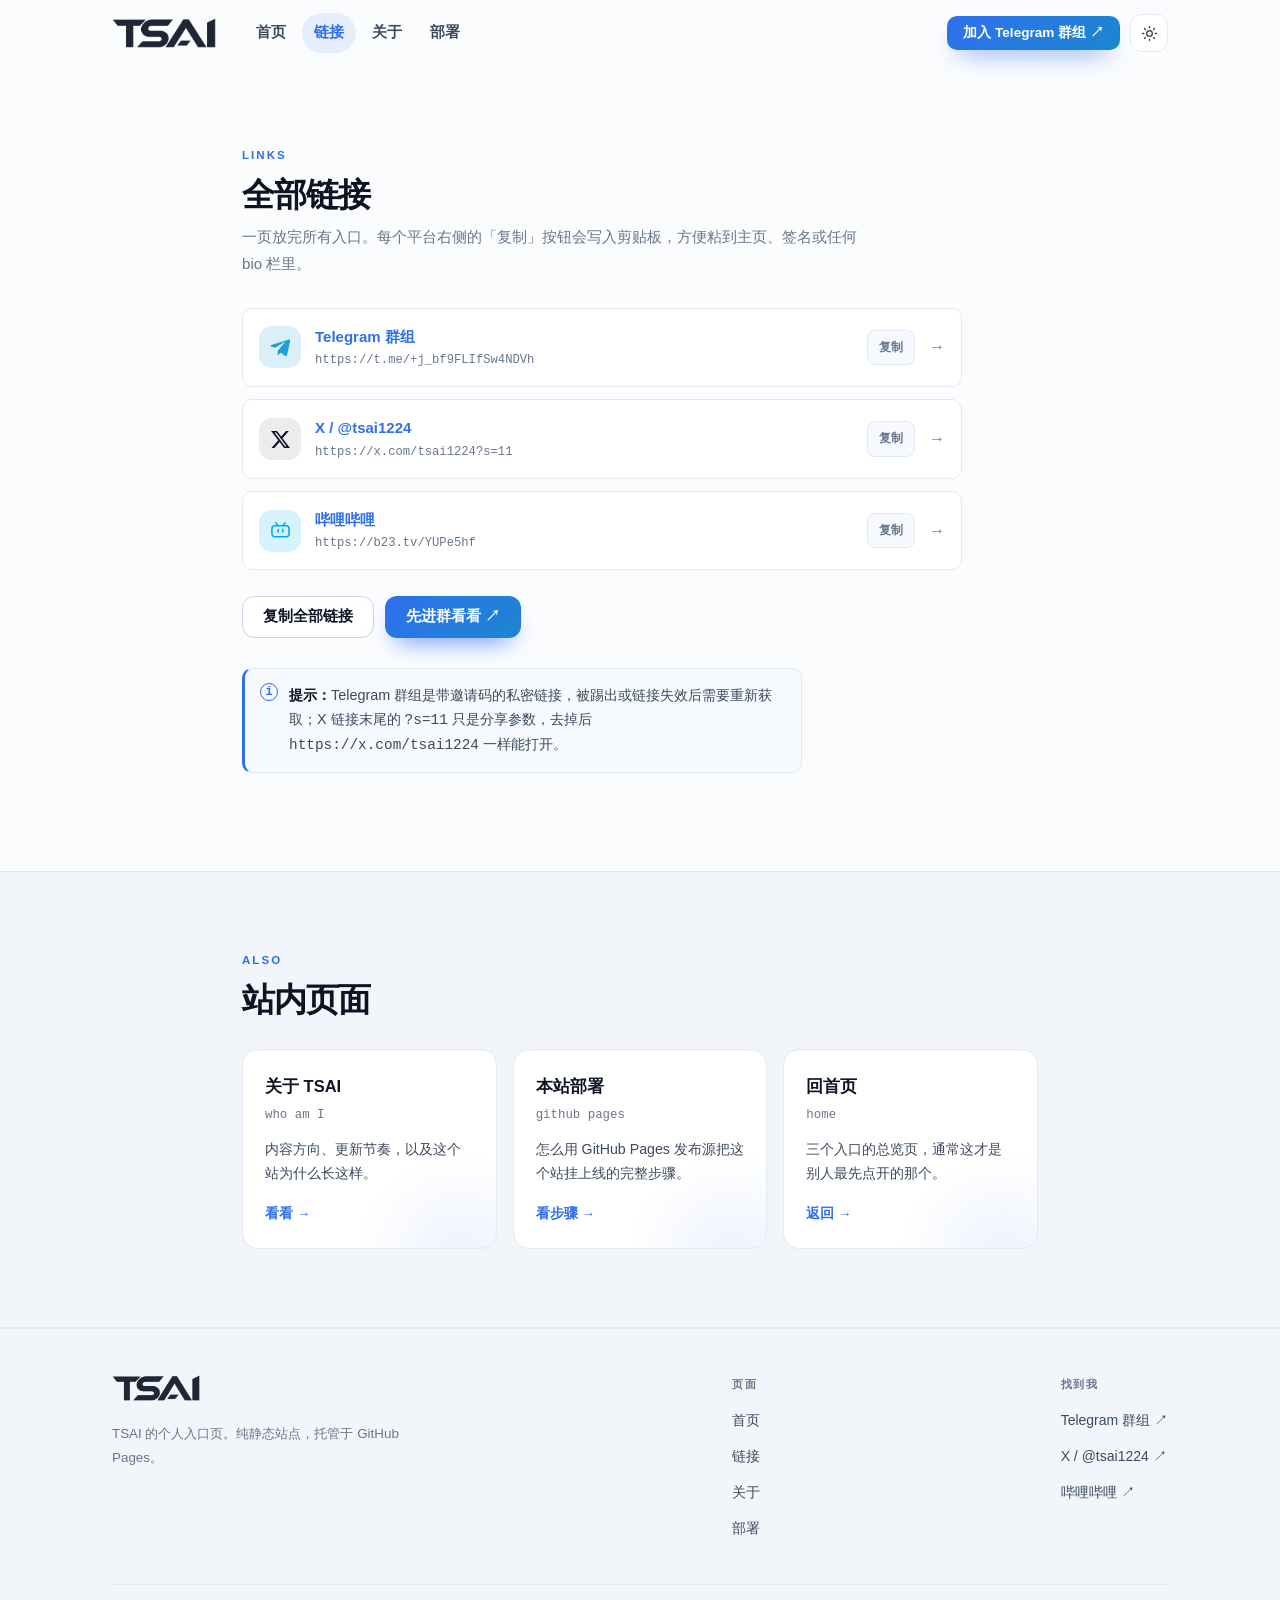
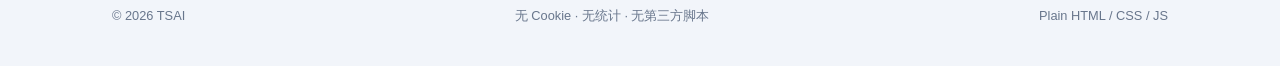
<file: links.html>
<!DOCTYPE html>
<html lang="zh-CN" data-theme="light">
<head>
<meta charset="utf-8">
<meta name="viewport" content="width=device-width, initial-scale=1">
<title>全部链接 · TSAI</title>
<meta name="description" content="TSAI 的全部链接：Telegram 群组、X（@tsai1224）、哔哩哔哩，可一键复制填到任何主页或 bio 里。">
<meta name="author" content="TSAI">
<meta name="theme-color" content="#2f6fed">
<link rel="icon" href="assets/img/favicon.png" type="image/png">
<link rel="apple-touch-icon" href="assets/img/apple-touch-icon.png">
<link rel="stylesheet" href="assets/css/style.css">
  <link rel="canonical" href="https://mabaca123hsu.github.io/links.html">
  <meta property="og:url" content="https://mabaca123hsu.github.io/links.html">
  <meta property="og:type" content="website">
<meta property="og:title" content="全部链接 · TSAI">
<meta property="og:description" content="Telegram 群组、X、哔哩哔哩 —— 一键复制。">
<meta property="og:image" content="https://mabaca123hsu.github.io/assets/img/og-cover.png">
<script>
  (function () {
    document.documentElement.classList.add('js');
    try {
      var t = localStorage.getItem('tsai-theme');
      if (t !== 'light' && t !== 'dark') {
        t = window.matchMedia('(prefers-color-scheme: dark)').matches ? 'dark' : 'light';
      }
      document.documentElement.dataset.theme = t;
    } catch (e) {}
  })();
</script>
</head>
<body>

<a class="skip-link" href="#main">跳到正文</a>

<header class="topbar">
  <div class="wrap topbar-inner">
    <a class="brand" href="index.html" aria-label="TSAI 首页">
      <img class="logo-ink" src="assets/img/tsai-logo-ink.png" alt="TSAI" width="104" height="31">
      <img class="logo-paper" src="assets/img/tsai-logo-paper.png" alt="TSAI" width="104" height="31" aria-hidden="true">
    </a>
    <nav class="nav" id="siteNav" aria-label="主导航">
      <a href="index.html">首页</a>
      <a href="links.html">链接</a>
      <a href="about.html">关于</a>
      <a href="deploy.html">部署</a>
    </nav>
    <div class="topbar-right">
      <a class="btn btn-primary btn-sm" href="https://t.me/+j_bf9FLIfSw4NDVh" target="_blank" rel="noopener">加入 Telegram 群组 ↗</a>
      <button class="icon-btn nav-toggle" id="navToggle" aria-label="打开导航" aria-expanded="false" aria-controls="siteNav">
        <svg width="18" height="18" viewBox="0 0 24 24" fill="none" stroke="currentColor" stroke-width="2" stroke-linecap="round"><path d="M4 7h16M4 12h16M4 17h16"/></svg>
      </button>
      <button class="icon-btn" id="themeToggle" aria-label="切换深色 / 浅色主题">
        <svg class="sun" width="17" height="17" viewBox="0 0 24 24" fill="none" stroke="currentColor" stroke-width="2" stroke-linecap="round"><circle cx="12" cy="12" r="4"/><path d="M12 2v2M12 20v2M2 12h2M20 12h2M4.9 4.9l1.4 1.4M17.7 17.7l1.4 1.4M19.1 4.9l-1.4 1.4M6.3 17.7l-1.4 1.4"/></svg>
        <svg class="moon" width="17" height="17" viewBox="0 0 24 24" fill="none" stroke="currentColor" stroke-width="2" stroke-linecap="round"><path d="M21 12.8A8.5 8.5 0 1 1 11.2 3a6.6 6.6 0 0 0 9.8 9.8z"/></svg>
      </button>
    </div>
  </div>
</header>

<main id="main">

  <section class="section">
    <div class="wrap narrow">
      <div class="sec-head" style="max-width:70ch">
        <span class="kicker">Links</span>
        <h2>全部链接</h2>
        <p>
          一页放完所有入口。每个平台右侧的「复制」按钮会写入剪贴板，方便粘到主页、签名或任何 bio 栏里。
        </p>
      </div>

      <div class="link-list">
        <div class="link-item">
          <span class="pico" style="--tint:color-mix(in srgb, var(--tg) 16%, transparent); --tint-fg:var(--tg)">
            <svg viewBox="0 0 24 24" fill="currentColor" aria-hidden="true"><path d="M9.04 15.47l-.38 5.36c.54 0 .78-.24 1.06-.5l2.55-2.44 5.29 3.87c.97.54 1.66.26 1.92-.9l3.48-16.3c.31-1.45-.53-2.02-1.48-1.67L1.6 9.2C.18 9.77.2 10.58 1.36 10.94l4.6 1.44 10.7-6.74c.5-.33.96-.15.58.18z"/></svg>
          </span>
          <a class="meta" href="https://t.me/+j_bf9FLIfSw4NDVh" target="_blank" rel="noopener">
            <b>Telegram 群组</b>
            <span>https://t.me/+j_bf9FLIfSw4NDVh</span>
          </a>
          <button class="copy-mini" type="button" data-copy="https://t.me/+j_bf9FLIfSw4NDVh">复制</button>
          <a class="arrow" href="https://t.me/+j_bf9FLIfSw4NDVh" target="_blank" rel="noopener" aria-label="打开 Telegram 群组">→</a>
        </div>

        <div class="link-item">
          <span class="pico" style="--tint:color-mix(in srgb, var(--text) 8%, transparent); --tint-fg:var(--text)">
            <svg viewBox="0 0 24 24" fill="currentColor" aria-hidden="true"><path d="M18.244 2.25h3.308l-7.227 8.26 8.502 11.24H16.17l-5.214-6.817L4.99 21.75H1.68l7.73-8.835L1.254 2.25H8.08l4.713 6.231zm-1.161 17.52h1.833L7.084 4.126H5.117z"/></svg>
          </span>
          <a class="meta" href="https://x.com/tsai1224?s=11" target="_blank" rel="noopener">
            <b>X / @tsai1224</b>
            <span>https://x.com/tsai1224?s=11</span>
          </a>
          <button class="copy-mini" type="button" data-copy="https://x.com/tsai1224?s=11">复制</button>
          <a class="arrow" href="https://x.com/tsai1224?s=11" target="_blank" rel="noopener" aria-label="打开 X">→</a>
        </div>

        <div class="link-item">
          <span class="pico" style="--tint:color-mix(in srgb, var(--bili) 16%, transparent); --tint-fg:var(--bili)">
            <svg viewBox="0 0 24 24" fill="none" stroke="currentColor" stroke-width="1.8" stroke-linecap="round" stroke-linejoin="round" aria-hidden="true"><rect x="2.2" y="6.6" width="19.6" height="12.6" rx="3.4"/><path d="M6.6 3.2 9.4 6.6M17.4 3.2 14.6 6.6"/><path d="M9.4 10.6v3M14.6 10.6v3"/></svg>
          </span>
          <a class="meta" href="https://b23.tv/YUPe5hf" target="_blank" rel="noopener">
            <b>哔哩哔哩</b>
            <span>https://b23.tv/YUPe5hf</span>
          </a>
          <button class="copy-mini" type="button" data-copy="https://b23.tv/YUPe5hf">复制</button>
          <a class="arrow" href="https://b23.tv/YUPe5hf" target="_blank" rel="noopener" aria-label="打开哔哩哔哩">→</a>
        </div>
      </div>

      <div class="hero-actions" style="margin-top:26px">
        <button class="btn btn-ghost" type="button" data-copy="Telegram 群组：https://t.me/+j_bf9FLIfSw4NDVh&#10;X：https://x.com/tsai1224?s=11&#10;哔哩哔哩：https://b23.tv/YUPe5hf">
          复制全部链接
        </button>
        <a class="btn btn-primary" href="https://t.me/+j_bf9FLIfSw4NDVh" target="_blank" rel="noopener">先进群看看 ↗</a>
      </div>

      <div class="note" style="margin-top:30px;max-width:70ch">
        <p><strong>提示：</strong>Telegram 群组是带邀请码的私密链接，被踢出或链接失效后需要重新获取；X 链接末尾的 <code>?s=11</code> 只是分享参数，去掉后 <code>https://x.com/tsai1224</code> 一样能打开。</p>
      </div>
    </div>
  </section>

  <section class="section alt">
    <div class="wrap narrow">
      <div class="sec-head reveal">
        <span class="kicker">Also</span>
        <h2>站内页面</h2>
      </div>
      <div class="platforms">
        <a class="pcard reveal" href="about.html">
          <h3>关于 TSAI</h3>
          <p class="handle">who am I</p>
          <p>内容方向、更新节奏，以及这个站为什么长这样。</p>
          <span class="go">看看 →</span>
        </a>
        <a class="pcard reveal" href="deploy.html">
          <h3>本站部署</h3>
          <p class="handle">github pages</p>
          <p>怎么用 GitHub Pages 发布源把这个站挂上线的完整步骤。</p>
          <span class="go">看步骤 →</span>
        </a>
        <a class="pcard reveal" href="index.html">
          <h3>回首页</h3>
          <p class="handle">home</p>
          <p>三个入口的总览页，通常这才是别人最先点开的那个。</p>
          <span class="go">返回 →</span>
        </a>
      </div>
    </div>
  </section>

</main>

<footer class="footer">
  <div class="wrap">
    <div class="footer-grid">
      <div class="footer-brand">
        <a class="brand" href="index.html" aria-label="TSAI 首页">
          <img class="logo-ink" src="assets/img/tsai-logo-ink.png" alt="TSAI" width="92" height="27">
          <img class="logo-paper" src="assets/img/tsai-logo-paper.png" alt="TSAI" width="92" height="27" aria-hidden="true">
        </a>
        <p>TSAI 的个人入口页。纯静态站点，托管于 GitHub Pages。</p>
      </div>
      <div>
        <h4>页面</h4>
        <ul>
          <li><a href="index.html">首页</a></li>
          <li><a href="links.html">链接</a></li>
          <li><a href="about.html">关于</a></li>
          <li><a href="deploy.html">部署</a></li>
        </ul>
      </div>
      <div>
        <h4>找到我</h4>
        <ul>
          <li><a href="https://t.me/+j_bf9FLIfSw4NDVh" target="_blank" rel="noopener">Telegram 群组 ↗</a></li>
          <li><a href="https://x.com/tsai1224?s=11" target="_blank" rel="noopener">X / @tsai1224 ↗</a></li>
          <li><a href="https://b23.tv/YUPe5hf" target="_blank" rel="noopener">哔哩哔哩 ↗</a></li>
        </ul>
      </div>
    </div>
    <div class="footer-bottom">
      <span>© <span data-year>2026</span> TSAI</span>
      <span>无 Cookie · 无统计 · 无第三方脚本</span>
      <span>Plain HTML / CSS / JS</span>
    </div>
  </div>
</footer>

<script src="assets/js/main.js" defer></script>
</body>
</html>
</file>
<file: assets/css/style.css>
/* ==========================================================================
   TSAI — 个人站点样式表
   纯手写 CSS：无构建、无外部字体、无第三方依赖。深浅两套主题。
   ========================================================================== */

/* ---------- 设计变量 ---------- */
:root {
  --font-sans: -apple-system, BlinkMacSystemFont, "Segoe UI", "Noto Sans SC",
    "PingFang SC", "Hiragino Sans GB", "Microsoft YaHei", Roboto, Helvetica, Arial, sans-serif;
  --font-mono: ui-monospace, SFMono-Regular, "SF Mono", "Cascadia Code", Menlo, Consolas,
    "Liberation Mono", monospace;

  --radius-sm: 10px;
  --radius: 16px;
  --radius-lg: 26px;

  --maxw: 1120px;
  --header-h: 66px;

  --brand: #2f6fed;
  --brand-2: #00a6a6;
  --brand-3: #7c3aed;
  --brand-soft: rgba(47, 111, 237, 0.1);

  --tg: #229ed9;
  --x: #0f1419;
  --bili: #00aeec;

  --bg: #fbfcfe;
  --bg-alt: #f2f5fa;
  --surface: #ffffff;
  --surface-2: #f6f9fd;
  --text: #0c1424;
  --text-soft: #3b4a5f;
  --muted: #68768c;
  --border: #e3e9f2;
  --border-strong: #cbd5e6;

  --shadow-sm: 0 1px 2px rgba(12, 20, 36, .06), 0 1px 3px rgba(12, 20, 36, .04);
  --shadow: 0 14px 34px -16px rgba(12, 20, 36, .22), 0 2px 8px rgba(12, 20, 36, .05);
  --shadow-lg: 0 40px 80px -40px rgba(12, 20, 36, .38);

  --code-bg: #0d1322;
  --code-text: #dbe4f3;

  color-scheme: light;
}

:root[data-theme="dark"] {
  --brand: #7aa8ff;
  --brand-2: #3ad8ca;
  --brand-3: #b18cff;
  --brand-soft: rgba(122, 168, 255, .14);

  --x: #e7edf7;
  --bili: #46c8f5;

  --bg: #070b14;
  --bg-alt: #0a1020;
  --surface: #0e1626;
  --surface-2: #121d31;
  --text: #e9effa;
  --text-soft: #b8c5d9;
  --muted: #8898b1;
  --border: #1d2a42;
  --border-strong: #2b3c5a;

  --shadow-sm: 0 1px 2px rgba(0, 0, 0, .5);
  --shadow: 0 18px 40px -20px rgba(0, 0, 0, .85), 0 2px 8px rgba(0, 0, 0, .35);
  --shadow-lg: 0 50px 90px -45px rgba(0, 0, 0, .95);

  --code-bg: #05080f;
  --code-text: #cfdcf1;

  color-scheme: dark;
}

/* ---------- 重置 ---------- */
*, *::before, *::after { box-sizing: border-box; }

html {
  scroll-behavior: smooth;
  scroll-padding-top: calc(var(--header-h) + 20px);
  -webkit-text-size-adjust: 100%;
}

body {
  margin: 0;
  font-family: var(--font-sans);
  font-size: 16px;
  line-height: 1.75;
  color: var(--text);
  background: var(--bg);
  -webkit-font-smoothing: antialiased;
  overflow-x: hidden;
}

img, svg { max-width: 100%; display: block; }
a { color: var(--brand); text-decoration: none; }
a:hover { text-decoration: underline; text-underline-offset: 3px; }
hr { border: 0; border-top: 1px solid var(--border); margin: 48px 0; }
::selection { background: var(--brand); color: #fff; }

:focus-visible { outline: 2px solid var(--brand); outline-offset: 3px; border-radius: 6px; }

.skip-link {
  position: fixed; top: -120px; left: 14px; z-index: 200;
  padding: 10px 16px; color: #fff; background: var(--brand);
  border-radius: 0 0 10px 10px; transition: top .16s ease;
}
.skip-link:focus { top: 0; text-decoration: none; }

/* ---------- 布局容器 ---------- */
.wrap {
  width: 100%;
  max-width: var(--maxw);
  margin: 0 auto;
  padding: 0 clamp(16px, 4vw, 32px);
}

.wrap.narrow { max-width: 860px; }

/* ---------- 顶栏 ---------- */
.topbar {
  position: sticky; top: 0; z-index: 100;
  background: color-mix(in srgb, var(--bg) 92%, transparent);
  backdrop-filter: saturate(160%) blur(10px);
  -webkit-backdrop-filter: saturate(160%) blur(10px);
  border-bottom: 1px solid transparent;
  transition: background .2s, border-color .2s;
}
.topbar.is-stuck {
  background: color-mix(in srgb, var(--bg) 88%, transparent);
  backdrop-filter: saturate(180%) blur(14px);
  -webkit-backdrop-filter: saturate(180%) blur(14px);
  border-bottom-color: var(--border);
}
.topbar-inner {
  display: flex; align-items: center; gap: 16px;
  height: var(--header-h);
}

.brand {
  display: inline-flex; align-items: center; gap: 10px;
  font-weight: 800; letter-spacing: .16em; font-size: 15px;
  color: var(--text); white-space: nowrap;
}
.brand:hover { text-decoration: none; }
.brand-mark {
  display: grid; place-items: center;
  width: 32px; height: 32px; border-radius: 10px;
  background: linear-gradient(140deg, var(--brand), var(--brand-2));
  color: #fff; font-family: var(--font-mono); font-size: 15px; font-weight: 700;
  letter-spacing: 0; box-shadow: 0 6px 16px -6px var(--brand);
}

.nav {
  display: flex; align-items: center; gap: 4px;
  margin-left: 12px;
}
.nav a {
  padding: 7px 12px;
  font-size: 14.5px; font-weight: 600;
  color: var(--text-soft);
  border-radius: 999px;
  transition: color .15s, background .15s;
}
.nav a:hover { color: var(--text); background: var(--surface-2); text-decoration: none; }
.nav a.is-active { color: var(--brand); background: var(--brand-soft); }

.topbar-right { margin-left: auto; display: flex; align-items: center; gap: 10px; }

.icon-btn {
  display: grid; place-items: center;
  width: 38px; height: 38px; flex: 0 0 auto; padding: 0;
  color: var(--text-soft); background: var(--surface);
  border: 1px solid var(--border); border-radius: 11px; cursor: pointer;
  transition: color .15s, border-color .15s, transform .1s, background .15s;
}
.icon-btn:hover { color: var(--brand); border-color: var(--brand); }
.icon-btn:active { transform: scale(.96); }
.icon-btn .moon { display: none; }
:root[data-theme="dark"] .icon-btn .moon { display: block; }
:root[data-theme="dark"] .icon-btn .sun { display: none; }

.nav-toggle { display: none; }

/* ---------- 按钮 ---------- */
.btn {
  display: inline-flex; align-items: center; justify-content: center; gap: 9px;
  padding: 11px 20px;
  font: inherit; font-size: 14.6px; font-weight: 700; line-height: 1.2;
  border: 1px solid transparent; border-radius: 12px; cursor: pointer;
  transition: transform .14s, box-shadow .18s, background .18s, color .18s, border-color .18s;
}
.btn:hover { text-decoration: none; transform: translateY(-1px); }
.btn:active { transform: translateY(0); }

.btn-primary {
  color: #fff;
  background: linear-gradient(135deg, var(--brand), color-mix(in srgb, var(--brand) 58%, var(--brand-2)));
  box-shadow: 0 12px 26px -12px var(--brand);
}
.btn-primary:hover { box-shadow: 0 16px 32px -12px var(--brand); }

.btn-ghost { color: var(--text); background: var(--surface); border-color: var(--border-strong); }
.btn-ghost:hover { color: var(--brand); border-color: var(--brand); }

.btn-sm { padding: 8px 15px; font-size: 13.6px; border-radius: 10px; }
.btn-block { width: 100%; }

/* ---------- Hero ---------- */
.hero {
  position: relative;
  padding: clamp(30px, 6vw, 74px) 0 clamp(26px, 4vw, 52px);
}
.hero::before {
  content: "";
  position: absolute;
  inset: -150px 0 auto 0;
  height: 500px;
  z-index: -1;
  background:
    radial-gradient(520px 260px at 22% 30%, color-mix(in srgb, var(--brand) 26%, transparent), transparent 70%),
    radial-gradient(460px 240px at 78% 12%, color-mix(in srgb, var(--brand-2) 22%, transparent), transparent 70%),
    radial-gradient(380px 220px at 55% 70%, color-mix(in srgb, var(--brand-3) 16%, transparent), transparent 70%);
  filter: blur(18px);
  opacity: .9;
  pointer-events: none;
}
.hero::after {
  content: "";
  position: absolute;
  inset: -150px 0 auto 0;
  height: 500px;
  z-index: -1;
  background-image:
    linear-gradient(to right, color-mix(in srgb, var(--border) 80%, transparent) 1px, transparent 1px),
    linear-gradient(to bottom, color-mix(in srgb, var(--border) 80%, transparent) 1px, transparent 1px);
  background-size: 46px 46px;
  mask-image: radial-gradient(70% 60% at 50% 20%, #000 0%, transparent 78%);
  -webkit-mask-image: radial-gradient(70% 60% at 50% 20%, #000 0%, transparent 78%);
  opacity: .5;
  pointer-events: none;
}

.hero-grid {
  display: grid;
  grid-template-columns: minmax(0, 1.12fr) minmax(0, .88fr);
  gap: clamp(24px, 5vw, 64px);
  align-items: center;
}

.eyebrow {
  display: inline-flex; align-items: center; gap: 8px;
  margin-bottom: 18px; padding: 6px 13px;
  font-size: 11.5px; font-weight: 700; letter-spacing: .16em; text-transform: uppercase;
  color: var(--brand); background: var(--brand-soft); border-radius: 999px;
}
.eyebrow::before {
  content: ""; width: 6px; height: 6px; border-radius: 50%;
  background: currentColor; box-shadow: 0 0 0 3px var(--brand-soft);
}

.hero h1 {
  margin: 0 0 14px;
  font-size: clamp(3rem, 1.6rem + 7vw, 5.6rem);
  font-weight: 800;
  line-height: .94;
  letter-spacing: -.045em;
}
.hero h1 .grad {
  background: linear-gradient(104deg, var(--brand), var(--brand-2) 52%, var(--brand-3));
  -webkit-background-clip: text; background-clip: text; color: transparent;
}
.hero .tagline {
  margin: 0 0 10px;
  font-size: clamp(1.05rem, .98rem + .5vw, 1.32rem);
  font-weight: 650;
  color: var(--text);
  letter-spacing: -.01em;
}
.hero .sub {
  margin: 0 0 30px;
  max-width: 46ch;
  font-size: 15.4px;
  color: var(--muted);
}

.hero-actions { display: flex; flex-wrap: wrap; gap: 11px; margin-bottom: 28px; }

.hero-note {
  display: flex; flex-wrap: wrap; gap: 8px 20px;
  font-size: 13.2px; color: var(--muted);
}
.hero-note span { display: inline-flex; align-items: center; gap: 7px; }
.hero-note span::before {
  content: ""; width: 5px; height: 5px; border-radius: 50%; background: var(--brand-2);
}

/* ---------- 头像卡 ---------- */
.idcard {
  position: relative;
  padding: 26px;
  background: var(--surface);
  border: 1px solid var(--border);
  border-radius: var(--radius-lg);
  box-shadow: var(--shadow);
}
.idcard::before {
  content: "";
  position: absolute; inset: 0;
  border-radius: inherit;
  padding: 1px;
  background: linear-gradient(150deg, color-mix(in srgb, var(--brand) 55%, transparent), transparent 42%, color-mix(in srgb, var(--brand-2) 45%, transparent));
  -webkit-mask: linear-gradient(#000 0 0) content-box, linear-gradient(#000 0 0);
  mask: linear-gradient(#000 0 0) content-box, linear-gradient(#000 0 0);
  -webkit-mask-composite: xor;
  mask-composite: exclude;
  pointer-events: none;
  opacity: .7;
}

/* 渐变铭牌：把 TSAI 标志放在色块上 */
.plate {
  position: relative;
  display: grid; place-items: center;
  padding: 30px 22px;
  margin-bottom: 18px;
  border-radius: 16px;
  overflow: hidden;
  background: linear-gradient(135deg, #2f6fed, #1187c9 54%, #6127c9);
  box-shadow: 0 20px 40px -22px color-mix(in srgb, var(--brand) 75%, transparent);
}
.plate::after {
  content: "";
  position: absolute; inset: -50% -20% auto auto;
  width: 240px; height: 240px; border-radius: 50%;
  background: radial-gradient(circle, rgba(255, 255, 255, .34), transparent 68%);
  pointer-events: none;
}
.plate img {
  position: relative; z-index: 1;
  width: min(80%, 250px); height: auto;
  filter: drop-shadow(0 6px 16px rgba(0, 0, 0, .18));
}

/* 主题切换用的双 logo：浅色用墨色，深色用白色 */
.sr-only {
  position: absolute; width: 1px; height: 1px;
  padding: 0; margin: -1px; overflow: hidden;
  clip: rect(0 0 0 0); white-space: nowrap; border: 0;
}
.logo-ink, .logo-paper { display: block; height: auto; }
.logo-paper { display: none; }
:root[data-theme="dark"] .logo-ink { display: none; }
:root[data-theme="dark"] .logo-paper { display: block; }

.brand img { width: 104px; height: auto; }
.footer-brand .brand img { width: 88px; }

.hero-logo {
  width: clamp(230px, 31vw, 400px);
  height: auto;
  margin: 2px 0 6px;
  filter: drop-shadow(0 18px 34px rgba(12, 20, 36, .16));
}
:root[data-theme="dark"] .hero-logo {
  filter: drop-shadow(0 18px 40px rgba(0, 0, 0, .55));
}

.idcard .name {
  margin: 0 0 4px;
  text-align: center;
  font-size: 17px; font-weight: 800; letter-spacing: .18em;
}
.idcard .role {
  margin: 0 0 20px;
  text-align: center;
  font-size: 13px; font-weight: 600; letter-spacing: .06em;
  color: var(--muted);
}

.idcard-list {
  list-style: none; margin: 0; padding: 16px 0 0;
  border-top: 1px dashed var(--border);
  display: grid; gap: 10px;
}
.idcard-list li {
  display: flex; align-items: center; justify-content: space-between; gap: 10px;
  font-size: 13.4px; color: var(--muted);
}
.idcard-list b { color: var(--text); font-weight: 650; font-size: 13.4px; }

/* ---------- 社交按钮 ---------- */
.social-row { display: flex; flex-wrap: wrap; gap: 10px; }

.social {
  display: inline-flex; align-items: center; gap: 9px;
  padding: 10px 16px 10px 13px;
  font-size: 14.2px; font-weight: 650;
  color: var(--text);
  background: var(--surface);
  border: 1px solid var(--border);
  border-radius: 12px;
  transition: transform .14s, box-shadow .2s, border-color .18s, color .18s;
}
.social:hover { text-decoration: none; transform: translateY(-2px); box-shadow: var(--shadow); }
.social svg { width: 17px; height: 17px; flex: 0 0 auto; }
.social .ico { display: grid; place-items: center; }

.social.tg:hover { border-color: var(--tg); color: var(--tg); }
.social.tg .ico { color: var(--tg); }
.social.x:hover { border-color: var(--x); color: var(--text); }
.social.x .ico { color: var(--text); }
.social.bili:hover { border-color: var(--bili); color: var(--bili); }
.social.bili .ico { color: var(--bili); }

/* ---------- 区块 ---------- */
.section { padding: clamp(40px, 7vw, 78px) 0; }
.section.tight { padding-top: 0; }
.section.alt {
  background: var(--bg-alt);
  border-top: 1px solid var(--border);
  border-bottom: 1px solid var(--border);
}

.sec-head { margin-bottom: 30px; max-width: 60ch; }
.sec-head .kicker {
  display: block; margin-bottom: 10px;
  font-size: 11.5px; font-weight: 700; letter-spacing: .18em; text-transform: uppercase;
  color: var(--brand);
}
.sec-head h2 {
  margin: 0 0 10px;
  font-size: clamp(1.5rem, 1.2rem + 1.4vw, 2.05rem);
  font-weight: 780; letter-spacing: -.028em; line-height: 1.2;
}
.sec-head p { margin: 0; color: var(--muted); font-size: 15.2px; }

/* ---------- 平台卡片 ---------- */
.platforms {
  display: grid;
  grid-template-columns: repeat(auto-fit, minmax(240px, 1fr));
  gap: 16px;
}
.pcard {
  position: relative;
  display: flex; flex-direction: column;
  padding: 22px;
  color: inherit;
  background: var(--surface);
  border: 1px solid var(--border);
  border-radius: var(--radius);
  overflow: hidden;
  transition: transform .18s ease, box-shadow .22s ease, border-color .18s ease;
}
.pcard:hover { text-decoration: none; transform: translateY(-3px); box-shadow: var(--shadow); }
.pcard::after {
  content: "";
  position: absolute; inset: auto -30% -60% auto;
  width: 220px; height: 220px; border-radius: 50%;
  background: radial-gradient(circle, var(--tint, var(--brand-soft)), transparent 68%);
  opacity: .85; transition: opacity .2s;
}
.pcard:hover::after { opacity: 1; }

.pcard .pico {
  width: 42px; height: 42px; border-radius: 13px;
  display: grid; place-items: center;
  background: var(--tint, var(--brand-soft));
  color: var(--tint-fg, var(--brand));
  margin-bottom: 14px;
}
.pcard .pico svg { width: 21px; height: 21px; }

.pcard h3 {
  margin: 0 0 4px; font-size: 16.5px; font-weight: 750;
  display: flex; align-items: center; gap: 8px;
}
.pcard .handle {
  font-family: var(--font-mono); font-size: 12.4px; color: var(--muted);
  margin-bottom: 10px; word-break: break-all;
}
.pcard p { margin: 0; font-size: 14.2px; color: var(--text-soft); flex: 1 1 auto; }
.pcard .go {
  display: inline-flex; align-items: center; gap: 6px;
  margin-top: 16px; font-size: 13.6px; font-weight: 700; color: var(--tint-fg, var(--brand));
}

.pcard.tg { --tint: color-mix(in srgb, var(--tg) 16%, transparent); --tint-fg: var(--tg); }
.pcard.tg:hover { border-color: color-mix(in srgb, var(--tg) 55%, var(--border)); }
.pcard.xv { --tint: color-mix(in srgb, var(--text) 8%, transparent); --tint-fg: var(--text); }
.pcard.xv:hover { border-color: var(--border-strong); }
.pcard.bili { --tint: color-mix(in srgb, var(--bili) 16%, transparent); --tint-fg: var(--bili); }
.pcard.bili:hover { border-color: color-mix(in srgb, var(--bili) 55%, var(--border)); }

/* ---------- 关于 ---------- */
.about-grid {
  display: grid;
  grid-template-columns: minmax(0, 1.35fr) minmax(0, .65fr);
  gap: clamp(22px, 4vw, 48px);
  align-items: start;
}
.prose p { margin: 0 0 16px; color: var(--text-soft); font-size: 15.6px; max-width: 62ch; }
.prose p:last-child { margin-bottom: 0; }
.prose strong { color: var(--text); font-weight: 700; }

.facts {
  list-style: none; margin: 0; padding: 20px;
  background: var(--surface);
  border: 1px solid var(--border);
  border-radius: var(--radius);
  box-shadow: var(--shadow-sm);
}
.facts li {
  display: flex; align-items: baseline; justify-content: space-between; gap: 14px;
  padding: 11px 0;
  font-size: 14px; color: var(--muted);
  border-bottom: 1px dashed var(--border);
}
.facts li:last-child { border-bottom: 0; padding-bottom: 0; }
.facts li:first-child { padding-top: 0; }
.facts b { color: var(--text); font-weight: 650; text-align: right; }

/* ---------- 时间线 / 更新 ---------- */
.notes { display: grid; gap: 12px; }
.note-row {
  display: grid;
  grid-template-columns: 92px minmax(0, 1fr);
  gap: 18px;
  padding: 16px 18px;
  background: var(--surface);
  border: 1px solid var(--border);
  border-radius: var(--radius-sm);
  transition: border-color .18s, transform .18s;
}
.note-row:hover { border-color: var(--border-strong); transform: translateX(2px); }
.note-row time {
  font-family: var(--font-mono); font-size: 12.4px; color: var(--muted);
  padding-top: 2px;
}
.note-row b { display: block; font-size: 14.8px; color: var(--text); font-weight: 650; margin-bottom: 2px; }
.note-row span { font-size: 13.8px; color: var(--muted); }

/* ---------- CTA 带 ---------- */
.cta {
  position: relative;
  padding: clamp(28px, 4vw, 48px);
  border-radius: var(--radius-lg);
  background:
    radial-gradient(560px 240px at 88% 0%, color-mix(in srgb, var(--brand) 22%, transparent), transparent 70%),
    radial-gradient(520px 260px at 4% 110%, color-mix(in srgb, var(--brand-2) 18%, transparent), transparent 70%),
    var(--surface);
  border: 1px solid var(--border);
  box-shadow: var(--shadow);
  overflow: hidden;
  text-align: center;
}
.cta h2 {
  margin: 0 0 10px;
  font-size: clamp(1.4rem, 1.15rem + 1.3vw, 1.95rem);
  font-weight: 780; letter-spacing: -.026em;
}
.cta p { margin: 0 auto 24px; max-width: 52ch; color: var(--muted); font-size: 15.2px; }
.cta .hero-actions { justify-content: center; margin-bottom: 0; }

/* ---------- 代码块 ---------- */
.code {
  margin: 0 0 20px;
  border-radius: var(--radius-sm);
  overflow: hidden;
  background: var(--code-bg);
  border: 1px solid color-mix(in srgb, var(--border) 55%, transparent);
  box-shadow: var(--shadow-sm);
}
.code-bar {
  display: flex; align-items: center; gap: 10px;
  padding: 8px 10px 8px 14px;
  background: rgba(255, 255, 255, .04);
  border-bottom: 1px solid rgba(255, 255, 255, .07);
}
.code-title {
  font-family: var(--font-mono); font-size: 11.5px; letter-spacing: .08em;
  text-transform: uppercase; color: #8ea0bd;
}
.copy {
  margin-left: auto; padding: 4px 10px;
  font: inherit; font-size: 12px; font-weight: 600;
  color: #a9b8d1; background: rgba(255, 255, 255, .06);
  border: 1px solid rgba(255, 255, 255, .1); border-radius: 7px; cursor: pointer;
  transition: color .15s, background .15s, border-color .15s;
}
.copy:hover { color: #fff; background: rgba(255, 255, 255, .13); }
.copy.is-done { color: #6ee7a8; border-color: rgba(110, 231, 168, .45); }
.code pre {
  margin: 0; padding: 15px 17px; overflow-x: auto;
  font-family: var(--font-mono); font-size: 13.2px; line-height: 1.68;
  color: var(--code-text); tab-size: 2;
}
.code pre code { font: inherit; white-space: pre; }
.code .c { color: #6b7d99; font-style: italic; }
.code .s { color: #86e0b0; }

/* ---------- 表格 ---------- */
.table-wrap {
  margin: 0 0 22px; overflow-x: auto;
  border: 1px solid var(--border); border-radius: var(--radius-sm);
  background: var(--surface);
}
table { width: 100%; min-width: 520px; border-collapse: collapse; font-size: 14.2px; }
thead th {
  text-align: left; padding: 12px 16px;
  font-size: 11.5px; font-weight: 700; letter-spacing: .07em; text-transform: uppercase;
  color: var(--muted); background: var(--surface-2);
  border-bottom: 1px solid var(--border); white-space: nowrap;
}
tbody td { padding: 12px 16px; border-bottom: 1px solid var(--border); color: var(--text-soft); vertical-align: top; }
tbody tr:last-child td { border-bottom: 0; }
tbody tr:hover td { background: var(--surface-2); }
td strong { color: var(--text); }
td code, th code {
  font-family: var(--font-mono); font-size: 12.6px; padding: 1px 5px;
  border-radius: 5px; background: var(--brand-soft); color: var(--brand); white-space: nowrap;
}

/* ---------- 提示块 ---------- */
.note {
  position: relative; margin: 0 0 20px;
  padding: 14px 17px 14px 44px;
  font-size: 14.4px; line-height: 1.68;
  color: var(--text-soft);
  background: var(--surface-2);
  border: 1px solid var(--border);
  border-left: 3px solid var(--brand);
  border-radius: var(--radius-sm);
}
.note::before {
  content: "i"; position: absolute; left: 15px; top: 14px;
  width: 18px; height: 18px; display: grid; place-items: center;
  font: 700 12px/1 var(--font-mono); color: var(--brand);
  border: 1.5px solid currentColor; border-radius: 50%;
}
.note p { margin: 0; }
.note p + p { margin-top: 8px; }
.note strong { color: var(--text); }

/* ---------- 步骤 ---------- */
.steps { list-style: none; padding: 0; margin: 0 0 22px; counter-reset: step; }
.steps li {
  position: relative; counter-increment: step;
  padding: 0 0 20px 44px;
  border-left: 2px solid var(--border);
}
.steps li:last-child { border-left-color: transparent; padding-bottom: 0; }
.steps li::before {
  content: counter(step); position: absolute; left: -16px; top: -2px;
  width: 30px; height: 30px; display: grid; place-items: center;
  font: 700 13px/1 var(--font-mono); color: var(--brand);
  background: var(--surface); border: 1.5px solid var(--border-strong); border-radius: 50%;
}
.steps h3 { margin: 2px 0 6px; font-size: 15.6px; font-weight: 700; }
.steps p { margin: 0; font-size: 14.4px; color: var(--muted); }
.steps p + p { margin-top: 8px; }

/* ---------- 链接聚合页 ---------- */
.link-list { display: grid; gap: 12px; max-width: 720px; }

.link-item {
  display: flex; align-items: center; gap: 14px;
  padding: 15px 16px;
  background: var(--surface);
  border: 1px solid var(--border);
  border-radius: var(--radius-sm);
  color: inherit;
  transition: transform .16s, border-color .18s, box-shadow .2s;
}
.link-item:hover { text-decoration: none; transform: translateY(-2px); box-shadow: var(--shadow); border-color: var(--border-strong); }

.link-item .pico {
  width: 42px; height: 42px; border-radius: 13px;
  display: grid; place-items: center;
  margin: 0; flex: 0 0 auto;
  background: var(--tint, var(--brand-soft));
  color: var(--tint-fg, var(--brand));
}
.link-item .pico svg { width: 21px; height: 21px; }
.link-item .meta { min-width: 0; flex: 1 1 auto; }
.link-item .meta b { display: block; font-size: 15px; font-weight: 700; }
.link-item .meta span {
  display: block;
  font-family: var(--font-mono); font-size: 12.2px; color: var(--muted);
  overflow: hidden; text-overflow: ellipsis; white-space: nowrap;
}
.link-item .arrow { color: var(--muted); flex: 0 0 auto; transition: transform .16s, color .16s; }
.link-item:hover .arrow { transform: translateX(3px); color: var(--brand); }

.copy-mini {
  flex: 0 0 auto;
  padding: 6px 11px;
  font: inherit; font-size: 12.4px; font-weight: 650;
  color: var(--muted);
  background: var(--surface-2);
  border: 1px solid var(--border);
  border-radius: 8px; cursor: pointer;
  transition: color .15s, border-color .15s;
}
.copy-mini:hover { color: var(--brand); border-color: var(--brand); }
.copy-mini.is-done { color: var(--brand); border-color: var(--brand); }

/* ---------- 页脚 ---------- */
.footer {
  border-top: 1px solid var(--border);
  background: var(--bg-alt);
  padding: 46px 0 40px;
  margin-top: 0;
}
.footer-grid {
  display: flex; flex-wrap: wrap; gap: 30px 56px; justify-content: space-between;
}
.footer-brand { max-width: 320px; }
.footer-brand p { margin: 12px 0 0; font-size: 13.4px; color: var(--muted); }
.footer h4 {
  margin: 0 0 12px; font-size: 11px; font-weight: 700;
  letter-spacing: .14em; text-transform: uppercase; color: var(--muted);
}
.footer ul { list-style: none; margin: 0; padding: 0; }
.footer li { margin-bottom: 8px; }
.footer a { color: var(--text-soft); font-size: 14px; }
.footer a:hover { color: var(--brand); text-decoration: none; }
.footer-bottom {
  display: flex; flex-wrap: wrap; gap: 8px 22px; justify-content: space-between;
  margin-top: 34px; padding-top: 20px;
  border-top: 1px solid var(--border);
  font-size: 12.8px; color: var(--muted);
}

/* ---------- 404 ---------- */
.center-page {
  min-height: calc(100vh - var(--header-h) - 200px);
  display: grid; place-items: center; text-align: center;
  padding: clamp(40px, 8vw, 90px) 0;
}
.code-big {
  font-family: var(--font-mono);
  font-size: clamp(4rem, 14vw, 8rem);
  font-weight: 800; line-height: 1; letter-spacing: -.05em;
  background: linear-gradient(120deg, var(--brand), var(--brand-2) 58%, var(--brand-3));
  -webkit-background-clip: text; background-clip: text; color: transparent;
  margin-bottom: 12px;
}
.center-page h1 { margin: 0 0 10px; font-size: clamp(1.3rem, 1rem + 1.4vw, 1.8rem); letter-spacing: -.02em; }
.center-page p { margin: 0 auto 26px; max-width: 46ch; color: var(--muted); font-size: 15.2px; }
.center-page .hero-actions { justify-content: center; margin-bottom: 0; }

/* ---------- 出现动画（无 JS 时保持可见） ---------- */
.js .reveal { opacity: 0; transform: translateY(14px); }
.js .reveal.is-in {
  opacity: 1; transform: none;
  transition: opacity .5s cubic-bezier(.22, 1, .36, 1), transform .5s cubic-bezier(.22, 1, .36, 1);
}

/* ---------- 小标签 / 图标按钮 / 折叠面板 ---------- */
.badge-live {
  display: inline-flex; align-items: center; gap: 5px;
  padding: 2px 8px;
  font-size: 10.5px; font-weight: 700; letter-spacing: .08em;
  color: var(--tg); background: color-mix(in srgb, var(--tg) 14%, transparent);
  border-radius: 999px;
  vertical-align: middle;
}
.badge-live::before {
  content: ""; width: 5px; height: 5px; border-radius: 50%;
  background: currentColor;
}

.social.icon-only {
  width: 40px; height: 40px; padding: 0;
  justify-content: center; border-radius: 12px;
}
.social.icon-only .ico svg { width: 18px; height: 18px; }

details.faq {
  margin-bottom: 10px;
  padding: 0 18px;
  background: var(--surface);
  border: 1px solid var(--border);
  border-radius: var(--radius-sm);
  transition: border-color .16s;
}
details.faq[open] { border-color: var(--border-strong); }
details.faq summary {
  display: flex; align-items: center; gap: 10px;
  padding: 14px 0;
  font-size: 15px; font-weight: 650; color: var(--text);
  cursor: pointer; list-style: none;
}
details.faq summary::-webkit-details-marker { display: none; }
details.faq summary::before {
  content: "+"; flex: 0 0 auto;
  width: 20px; height: 20px; display: grid; place-items: center;
  font: 700 15px/1 var(--font-mono);
  color: var(--brand); background: var(--brand-soft); border-radius: 50%;
}
details.faq[open] summary::before { content: "–"; }
details.faq .faq-body {
  padding: 0 0 16px 30px;
  font-size: 14.5px; color: var(--text-soft); line-height: 1.72;
}
details.faq .faq-body p { margin: 0 0 10px; }
details.faq .faq-body p:last-child { margin-bottom: 0; }

/* ---------- 响应式 ---------- */
@media (max-width: 940px) {
  .hero-grid { grid-template-columns: minmax(0, 1fr); }
  .idcard { max-width: 420px; margin: 0 auto; order: 2; }
  .hero-copy { order: 1; }
  .about-grid { grid-template-columns: minmax(0, 1fr); }
  .nav-toggle { display: grid; }
  .nav {
    position: absolute;
    top: 100%; left: 0; right: 0;
    display: none;
    flex-direction: column; align-items: stretch; gap: 2px;
    margin: 0; padding: 12px clamp(16px, 4vw, 32px) 18px;
    background: var(--bg);
    border-bottom: 1px solid var(--border);
    box-shadow: var(--shadow);
    z-index: 99;
  }
  .nav.is-open { display: flex; }
  .nav a { padding: 11px 12px; border-radius: var(--radius-sm); font-size: 15.4px; }
  .topbar-right .btn { display: none; }
}

@media (max-width: 620px) {
  body { font-size: 15.4px; }
  .hero h1 { font-size: clamp(2.6rem, 1.4rem + 9vw, 3.6rem); }
  .social-row { gap: 8px; }
  .social { flex: 1 1 auto; justify-content: center; padding: 10px 12px; font-size: 13.6px; }
  .idcard { padding: 20px; }
  .note-row { grid-template-columns: minmax(0, 1fr); gap: 6px; }
  .footer-grid { gap: 26px 32px; }
  .code pre { font-size: 12.4px; padding: 13px; }
}

@media (prefers-reduced-motion: reduce) {
  html { scroll-behavior: auto; }
  *, *::before, *::after {
    animation-duration: .001ms !important;
    animation-iteration-count: 1 !important;
    transition-duration: .001ms !important;
  }
  .reveal { opacity: 1; transform: none; }
}

@media print {
  .topbar, .footer, .cta, .copy, .copy-mini, .avatar::after { display: none !important; }
  body { background: #fff; color: #000; }
  .code { border: 1px solid #ccc; box-shadow: none; }
  a { color: #000; text-decoration: underline; }
}
</file>
